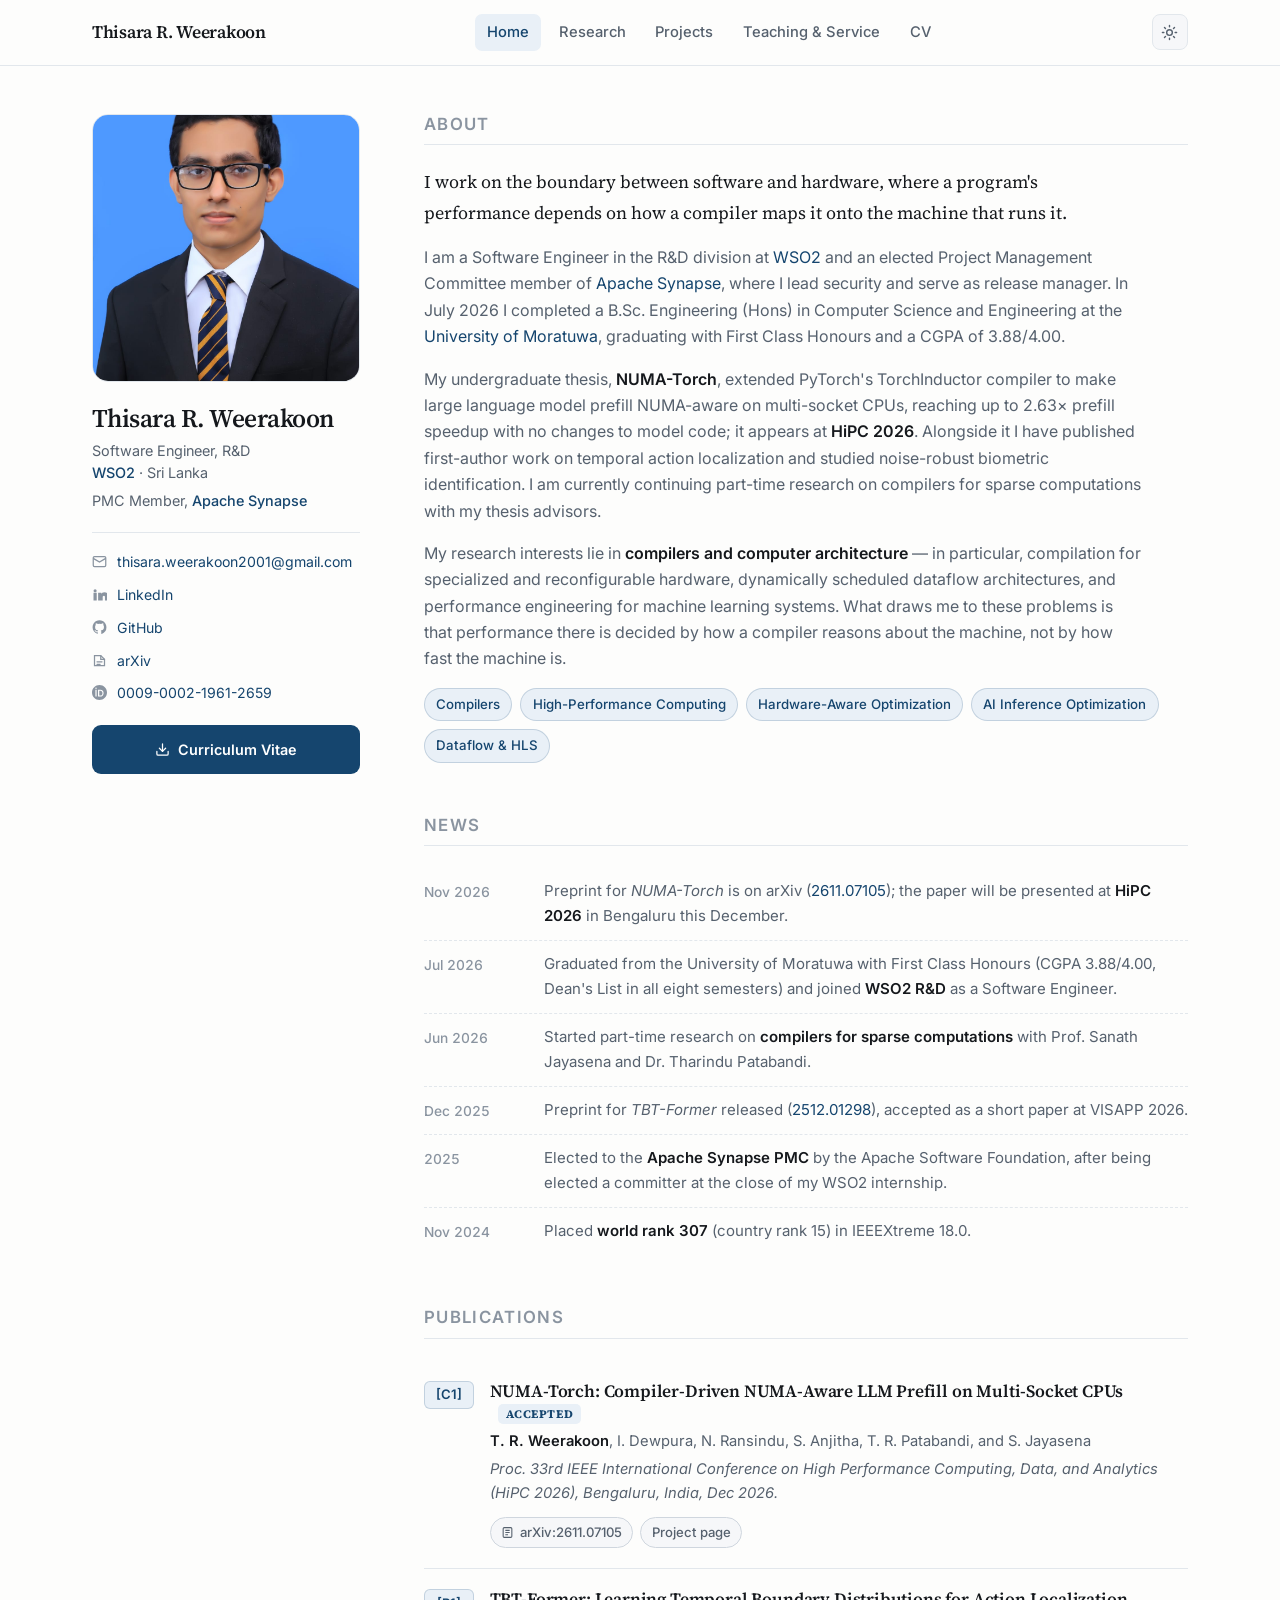
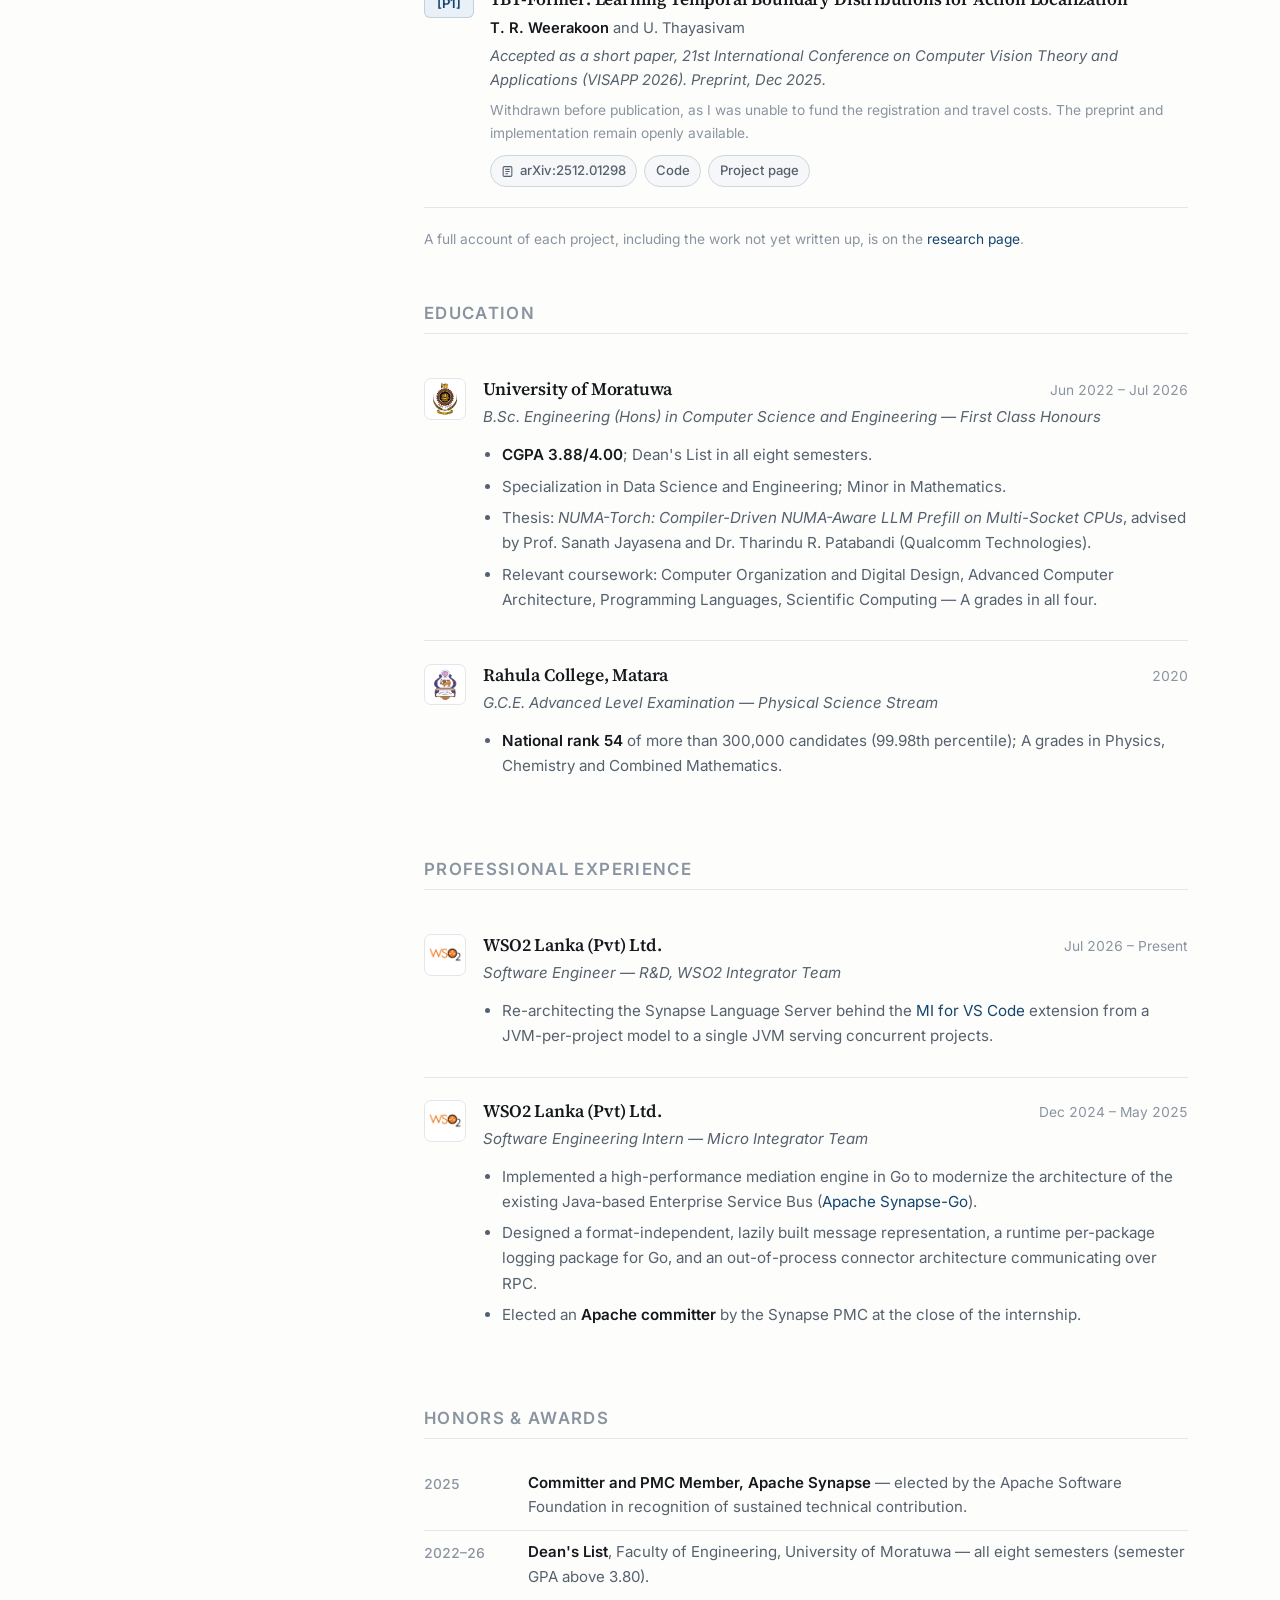
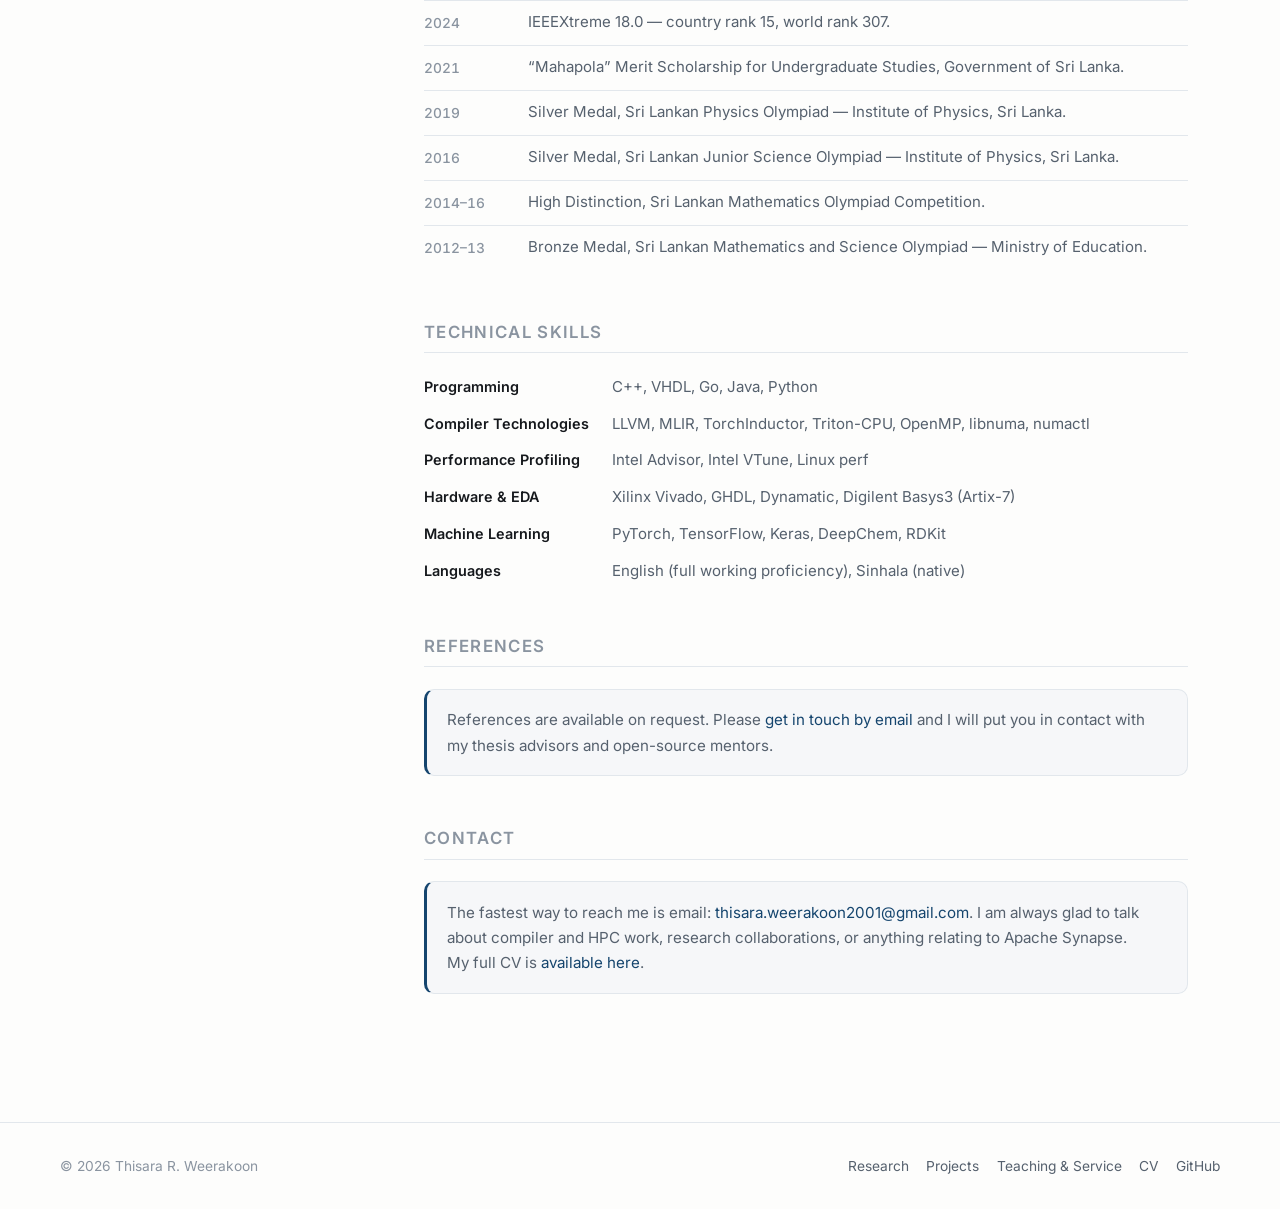
<file: index.html>
<!DOCTYPE html>
<html lang="en">
  <head>
    <meta charset="UTF-8" />
    <meta name="viewport" content="width=device-width, initial-scale=1.0" />
    <title>Thisara R. Weerakoon</title>
    <meta
      name="description"
      content="Thisara R. Weerakoon — compilers, high-performance computing and hardware-aware optimization. Software Engineer at WSO2 R&D and Apache Synapse PMC member."
    />
    <meta name="author" content="Thisara R. Weerakoon" />
    <meta property="og:title" content="Thisara R. Weerakoon" />
    <meta
      property="og:description"
      content="Compilers, high-performance computing and hardware-aware optimization."
    />
    <meta property="og:type" content="website" />
    <link rel="icon" href="./assets/profile-pic.jpg" />
    <link rel="stylesheet" href="style.css" />
    <script>
      // Applied before paint to avoid a flash of the wrong theme.
      try {
        var t = localStorage.getItem("theme");
        if (t) document.documentElement.setAttribute("data-theme", t);
      } catch (e) {}
    </script>
  </head>
  <body>
    <a class="skip-link" href="#main">Skip to content</a>

    <header class="site-header">
      <div class="site-header__inner">
        <a class="brand" href="index.html">Thisara R. Weerakoon</a>
        <ul class="nav" id="nav">
          <li><a href="index.html" class="is-active">Home</a></li>
          <li><a href="research.html">Research</a></li>
          <li><a href="projects.html">Projects</a></li>
          <li><a href="teaching.html">Teaching &amp; Service</a></li>
          <li><a href="./CV-Thisara_Weerakoon.pdf" target="_blank" rel="noopener">CV</a></li>
        </ul>
        <div class="header-tools">
          <button class="icon-btn theme-toggle" id="themeToggle" aria-label="Toggle colour theme">
            <svg class="sun" viewBox="0 0 24 24" fill="none" stroke="currentColor" stroke-width="2" stroke-linecap="round" aria-hidden="true"><circle cx="12" cy="12" r="4"/><path d="M12 2v2M12 20v2M4.93 4.93l1.41 1.41M17.66 17.66l1.41 1.41M2 12h2M20 12h2M6.34 17.66l-1.41 1.41M19.07 4.93l-1.41 1.41"/></svg>
            <svg class="moon" viewBox="0 0 24 24" fill="none" stroke="currentColor" stroke-width="2" stroke-linecap="round" stroke-linejoin="round" aria-hidden="true"><path d="M21 12.79A9 9 0 1 1 11.21 3 7 7 0 0 0 21 12.79z"/></svg>
          </button>
          <button class="icon-btn nav-toggle" id="navToggle" aria-label="Toggle navigation" aria-expanded="false">
            <svg viewBox="0 0 24 24" fill="none" stroke="currentColor" stroke-width="2" stroke-linecap="round" aria-hidden="true"><path d="M3 6h18M3 12h18M3 18h18"/></svg>
          </button>
        </div>
      </div>
    </header>

    <div class="layout" id="main">
      <!-- ------------------------------------------------ sidebar -->
      <aside class="sidebar">
        <img class="portrait" src="./assets/profile-pic.jpg" alt="Thisara R. Weerakoon" />
        <div class="sidebar__meta">
          <h1 class="sidebar__name">Thisara R. Weerakoon</h1>
          <p class="sidebar__role">
            Software Engineer, R&amp;D<br />
            <a href="https://wso2.com" target="_blank" rel="noopener">WSO2</a> &middot; Sri Lanka
          </p>
          <p class="sidebar__role">
            PMC Member,
            <a href="https://synapse.apache.org/" target="_blank" rel="noopener">Apache Synapse</a>
          </p>

          <ul class="contact-list">
            <li>
              <svg viewBox="0 0 24 24" fill="none" stroke="currentColor" stroke-width="2" aria-hidden="true"><rect x="2" y="4" width="20" height="16" rx="2"/><path d="m2 7 10 6 10-6"/></svg>
              <a href="mailto:thisara.weerakoon2001@gmail.com">thisara.weerakoon2001@gmail.com</a>
            </li>
            <li>
              <svg viewBox="0 0 24 24" fill="currentColor" aria-hidden="true"><path d="M4.98 3.5a2.5 2.5 0 1 1 0 5 2.5 2.5 0 0 1 0-5zM2.4 21.5h5.16V9.25H2.4V21.5zM9.8 9.25h4.95v1.68h.07c.69-1.24 2.37-2.55 4.88-2.55 5.22 0 6.18 3.3 6.18 7.6v5.52h-5.15v-4.9c0-1.17-.02-2.67-1.67-2.67-1.67 0-1.93 1.27-1.93 2.59v4.98H9.8V9.25z"/></svg>
              <a href="https://www.linkedin.com/in/weerakoon-thisara-rathnayaka-881826177/" target="_blank" rel="noopener">LinkedIn</a>
            </li>
            <li>
              <svg viewBox="0 0 24 24" fill="currentColor" aria-hidden="true"><path d="M12 .5C5.73.5.9 5.33.9 11.6c0 4.9 3.18 9.06 7.59 10.53.55.1.75-.24.75-.53v-2.07c-3.09.67-3.74-1.3-3.74-1.3-.5-1.29-1.23-1.63-1.23-1.63-1-.69.08-.67.08-.67 1.12.08 1.7 1.15 1.7 1.15.99 1.7 2.6 1.21 3.23.93.1-.72.39-1.21.7-1.49-2.47-.28-5.06-1.24-5.06-5.5 0-1.22.43-2.21 1.15-2.99-.12-.28-.5-1.42.1-2.95 0 0 .94-.3 3.07 1.14a10.6 10.6 0 0 1 5.6 0c2.12-1.44 3.06-1.14 3.06-1.14.6 1.53.22 2.67.11 2.95.72.78 1.15 1.77 1.15 2.99 0 4.27-2.6 5.21-5.08 5.49.4.35.76 1.03.76 2.08v3.08c0 .3.2.64.76.53A11.11 11.11 0 0 0 23.1 11.6C23.1 5.33 18.27.5 12 .5z"/></svg>
              <a href="https://github.com/ThisaraWeerakoon" target="_blank" rel="noopener">GitHub</a>
            </li>
            <li>
              <svg viewBox="0 0 24 24" fill="none" stroke="currentColor" stroke-width="2" stroke-linecap="round" aria-hidden="true"><path d="M4 4h10l6 6v10a0 0 0 0 1 0 0H4z"/><path d="M14 4v6h6"/><path d="M8 14h8M8 18h5"/></svg>
              <a href="https://arxiv.org/search/?searchtype=author&amp;query=Weerakoon%2C+T+R" target="_blank" rel="noopener">arXiv</a>
            </li>
            <li>
              <svg viewBox="0 0 24 24" fill="currentColor" aria-hidden="true"><path d="M12 0C5.37 0 0 5.37 0 12s5.37 12 12 12 12-5.37 12-12S18.63 0 12 0zM7.37 18.5h-1.9V7.59h1.9V18.5zM6.42 6.3a1.1 1.1 0 1 1 0-2.2 1.1 1.1 0 0 1 0 2.2zm5.1 12.2H9.6V7.59h3.78c3.6 0 5.17 2.57 5.17 5.46 0 3.14-2.45 5.45-5.2 5.45h-1.83zm.1-9.2v7.5h1.6c2.28 0 3.5-1.73 3.5-3.74 0-1.96-1.15-3.76-3.5-3.76h-1.6z"/></svg>
              <a href="https://orcid.org/0009-0002-1961-2659" target="_blank" rel="noopener">0009-0002-1961-2659</a>
            </li>
          </ul>

          <a class="cv-button" href="./CV-Thisara_Weerakoon.pdf" target="_blank" rel="noopener">
            <svg viewBox="0 0 24 24" fill="none" stroke="currentColor" stroke-width="2" stroke-linecap="round" stroke-linejoin="round" aria-hidden="true"><path d="M21 15v4a2 2 0 0 1-2 2H5a2 2 0 0 1-2-2v-4"/><path d="M7 10l5 5 5-5"/><path d="M12 15V3"/></svg>
            Curriculum Vitae
          </a>
        </div>
      </aside>

      <!-- ------------------------------------------------ main -->
      <main>
        <!-- About -->
        <section class="section" id="about">
          <h2 class="section__title">About</h2>
          <div class="prose">
            <p class="lede">
              I work on the boundary between software and hardware, where a program's performance
              depends on how a compiler maps it onto the machine that runs it.
            </p>
            <p>
              I am a Software Engineer in the R&amp;D division at
              <a href="https://wso2.com" target="_blank" rel="noopener">WSO2</a> and an elected
              Project Management Committee member of
              <a href="https://synapse.apache.org/" target="_blank" rel="noopener">Apache Synapse</a>,
              where I lead security and serve as release manager. In July 2026 I completed a
              B.Sc. Engineering (Hons) in Computer Science and Engineering at the
              <a href="https://uom.lk/cse" target="_blank" rel="noopener">University of Moratuwa</a>,
              graduating with First Class Honours and a CGPA of 3.88/4.00.
            </p>
            <p>
              My undergraduate thesis,
              <a href="research.html#numa-torch"><strong>NUMA-Torch</strong></a>, extended PyTorch's
              TorchInductor compiler to make large language model prefill NUMA-aware on multi-socket
              CPUs, reaching up to 2.63&times; prefill speedup with no changes to model code; it
              appears at <strong>HiPC 2026</strong>. Alongside it I have published first-author work
              on temporal action localization and studied noise-robust biometric identification. I am
              currently continuing part-time research on compilers for sparse computations with my
              thesis advisors.
            </p>
            <p>
              My research interests lie in <strong>compilers and computer architecture</strong> &mdash;
              in particular, compilation for specialized and reconfigurable hardware, dynamically
              scheduled dataflow architectures, and performance engineering for machine learning
              systems. What draws me to these problems is that performance there is decided by how a
              compiler reasons about the machine, not by how fast the machine is.
            </p>
          </div>

          <div class="tag-row">
            <span class="tag">Compilers</span>
            <span class="tag">High-Performance Computing</span>
            <span class="tag">Hardware-Aware Optimization</span>
            <span class="tag">AI Inference Optimization</span>
            <span class="tag">Dataflow &amp; HLS</span>
          </div>
        </section>

        <!-- News -->
        <section class="section" id="news">
          <h2 class="section__title">News</h2>
          <ul class="news">
            <li>
              <span class="news__date">Nov 2026</span>
              <span
                >Preprint for <em>NUMA-Torch</em> is on arXiv
                (<a href="https://arxiv.org/abs/2611.07105" target="_blank" rel="noopener">2611.07105</a>);
                the paper will be presented at <strong>HiPC 2026</strong> in Bengaluru this December.</span
              >
            </li>
            <li>
              <span class="news__date">Jul 2026</span>
              <span
                >Graduated from the University of Moratuwa with First Class Honours (CGPA 3.88/4.00,
                Dean's List in all eight semesters) and joined <strong>WSO2 R&amp;D</strong> as a
                Software Engineer.</span
              >
            </li>
            <li>
              <span class="news__date">Jun 2026</span>
              <span
                >Started part-time research on <strong>compilers for sparse computations</strong> with
                Prof. Sanath Jayasena and Dr. Tharindu Patabandi.</span
              >
            </li>
            <li>
              <span class="news__date">Dec 2025</span>
              <span
                >Preprint for <em>TBT-Former</em> released
                (<a href="https://arxiv.org/abs/2512.01298" target="_blank" rel="noopener">2512.01298</a>),
                accepted as a short paper at VISAPP 2026.</span
              >
            </li>
            <li>
              <span class="news__date">2025</span>
              <span
                >Elected to the <strong>Apache Synapse PMC</strong> by the Apache Software Foundation,
                after being elected a committer at the close of my WSO2 internship.</span
              >
            </li>
            <li>
              <span class="news__date">Nov 2024</span>
              <span>Placed <strong>world rank 307</strong> (country rank 15) in IEEEXtreme 18.0.</span>
            </li>
          </ul>
        </section>

        <!-- Publications -->
        <section class="section" id="publications">
          <h2 class="section__title">Publications</h2>

          <article class="pub">
            <span class="pub__key">[C1]</span>
            <div>
              <h3 class="pub__title">
                NUMA-Torch: Compiler-Driven NUMA-Aware LLM Prefill on Multi-Socket CPUs
                <span class="badge">Accepted</span>
              </h3>
              <p class="pub__authors">
                <span class="me">T. R. Weerakoon</span>, I. Dewpura, N. Ransindu, S. Anjitha,
                T. R. Patabandi, and S. Jayasena
              </p>
              <p class="pub__venue">
                Proc. 33rd IEEE International Conference on High Performance Computing, Data, and
                Analytics (HiPC 2026), Bengaluru, India, Dec 2026.
              </p>
              <div class="pub__links">
                <a class="chip" href="https://arxiv.org/abs/2611.07105" target="_blank" rel="noopener">
                  <svg viewBox="0 0 24 24" fill="none" stroke="currentColor" stroke-width="2" aria-hidden="true"><rect x="4" y="3" width="16" height="18" rx="2"/><path d="M8 8h8M8 12h8M8 16h5"/></svg>
                  arXiv:2611.07105
                </a>
                <a class="chip" href="research.html#numa-torch">Project page</a>
              </div>
            </div>
          </article>

          <article class="pub">
            <span class="pub__key">[P1]</span>
            <div>
              <h3 class="pub__title">
                TBT-Former: Learning Temporal Boundary Distributions for Action Localization
              </h3>
              <p class="pub__authors"><span class="me">T. R. Weerakoon</span> and U. Thayasivam</p>
              <p class="pub__venue">
                Accepted as a short paper, 21st International Conference on Computer Vision Theory and
                Applications (VISAPP 2026). Preprint, Dec 2025.
              </p>
              <p class="pub__note">
                Withdrawn before publication, as I was unable to fund the registration and travel
                costs. The preprint and implementation remain openly available.
              </p>
              <div class="pub__links">
                <a class="chip" href="https://www.arxiv.org/pdf/2512.01298" target="_blank" rel="noopener">
                  <svg viewBox="0 0 24 24" fill="none" stroke="currentColor" stroke-width="2" aria-hidden="true"><rect x="4" y="3" width="16" height="18" rx="2"/><path d="M8 8h8M8 12h8M8 16h5"/></svg>
                  arXiv:2512.01298
                </a>
                <a class="chip" href="https://github.com/aaivu/In21-S7-CS4681-AML-Research-Projects/tree/main/projects/210536K-Multi-Modal-Learning_Video-Understanding/src" target="_blank" rel="noopener">Code</a>
                <a class="chip" href="research.html#tbt-former">Project page</a>
              </div>
            </div>
          </article>

          <p class="pub__note" style="margin-top: 1.25rem">
            A full account of each project, including the work not yet written up, is on the
            <a href="research.html">research page</a>.
          </p>
        </section>

        <!-- Education -->
        <section class="section" id="education">
          <h2 class="section__title">Education</h2>

          <article class="entry entry--withlogo">
            <img class="entry__logo" src="./assets/uom.jpeg" alt="University of Moratuwa" />
            <div>
              <div class="entry__head">
                <h3 class="entry__title">University of Moratuwa</h3>
                <span class="entry__date">Jun 2022 &ndash; Jul 2026</span>
              </div>
              <p class="entry__sub">
                B.Sc. Engineering (Hons) in Computer Science and Engineering &mdash; First Class Honours
              </p>
              <div class="entry__body">
                <ul>
                  <li><strong>CGPA 3.88/4.00</strong>; Dean's List in all eight semesters.</li>
                  <li>Specialization in Data Science and Engineering; Minor in Mathematics.</li>
                  <li>
                    Thesis: <em>NUMA-Torch: Compiler-Driven NUMA-Aware LLM Prefill on Multi-Socket
                    CPUs</em>, advised by Prof. Sanath Jayasena and Dr. Tharindu R. Patabandi
                    (Qualcomm Technologies).
                  </li>
                  <li>
                    Relevant coursework: Computer Organization and Digital Design, Advanced Computer
                    Architecture, Programming Languages, Scientific Computing &mdash; A grades in all
                    four.
                  </li>
                </ul>
              </div>
            </div>
          </article>

          <article class="entry entry--withlogo">
            <img class="entry__logo" src="./assets/rahula.png" alt="Rahula College, Matara" />
            <div>
              <div class="entry__head">
                <h3 class="entry__title">Rahula College, Matara</h3>
                <span class="entry__date">2020</span>
              </div>
              <p class="entry__sub">G.C.E. Advanced Level Examination &mdash; Physical Science Stream</p>
              <div class="entry__body">
                <ul>
                  <li>
                    <strong>National rank 54</strong> of more than 300,000 candidates (99.98th
                    percentile); A grades in Physics, Chemistry and Combined Mathematics.
                  </li>
                </ul>
              </div>
            </div>
          </article>
        </section>

        <!-- Experience -->
        <section class="section" id="experience">
          <h2 class="section__title">Professional Experience</h2>

          <article class="entry entry--withlogo">
            <img class="entry__logo" src="./assets/wso2.png" alt="WSO2" />
            <div>
              <div class="entry__head">
                <h3 class="entry__title">WSO2 Lanka (Pvt) Ltd.</h3>
                <span class="entry__date">Jul 2026 &ndash; Present</span>
              </div>
              <p class="entry__sub">Software Engineer &mdash; R&amp;D, WSO2 Integrator Team</p>
              <div class="entry__body">
                <ul>
                  <li>
                    Re-architecting the Synapse Language Server behind the
                    <a href="https://marketplace.visualstudio.com/items?itemName=WSO2.micro-integrator" target="_blank" rel="noopener">MI for VS Code</a>
                    extension from a JVM-per-project model to a single JVM serving concurrent
                    projects.
                  </li>
                </ul>
              </div>
            </div>
          </article>

          <article class="entry entry--withlogo">
            <img class="entry__logo" src="./assets/wso2.png" alt="WSO2" />
            <div>
              <div class="entry__head">
                <h3 class="entry__title">WSO2 Lanka (Pvt) Ltd.</h3>
                <span class="entry__date">Dec 2024 &ndash; May 2025</span>
              </div>
              <p class="entry__sub">Software Engineering Intern &mdash; Micro Integrator Team</p>
              <div class="entry__body">
                <ul>
                  <li>
                    Implemented a high-performance mediation engine in Go to modernize the
                    architecture of the existing Java-based Enterprise Service Bus
                    (<a href="https://github.com/apache/synapse-go" target="_blank" rel="noopener">Apache Synapse-Go</a>).
                  </li>
                  <li>
                    Designed a format-independent, lazily built message representation, a runtime
                    per-package logging package for Go, and an out-of-process connector architecture
                    communicating over RPC.
                  </li>
                  <li>
                    Elected an <strong>Apache committer</strong> by the Synapse PMC at the close of
                    the internship.
                  </li>
                </ul>
              </div>
            </div>
          </article>
        </section>

        <!-- Honors -->
        <section class="section" id="honors">
          <h2 class="section__title">Honors &amp; Awards</h2>
          <ul class="data-list">
            <li>
              <span class="data-list__year">2025</span>
              <span
                ><strong>Committer and PMC Member, Apache Synapse</strong> &mdash; elected by the
                Apache Software Foundation in recognition of sustained technical contribution.</span
              >
            </li>
            <li>
              <span class="data-list__year">2022&ndash;26</span>
              <span
                ><strong>Dean's List</strong>, Faculty of Engineering, University of Moratuwa &mdash;
                all eight semesters (semester GPA above 3.80).</span
              >
            </li>
            <li>
              <span class="data-list__year">2024</span>
              <span>IEEEXtreme 18.0 &mdash; country rank 15, world rank 307.</span>
            </li>
            <li>
              <span class="data-list__year">2021</span>
              <span>&ldquo;Mahapola&rdquo; Merit Scholarship for Undergraduate Studies, Government of Sri Lanka.</span>
            </li>
            <li>
              <span class="data-list__year">2019</span>
              <span>Silver Medal, Sri Lankan Physics Olympiad &mdash; Institute of Physics, Sri Lanka.</span>
            </li>
            <li>
              <span class="data-list__year">2016</span>
              <span>Silver Medal, Sri Lankan Junior Science Olympiad &mdash; Institute of Physics, Sri Lanka.</span>
            </li>
            <li>
              <span class="data-list__year">2014&ndash;16</span>
              <span>High Distinction, Sri Lankan Mathematics Olympiad Competition.</span>
            </li>
            <li>
              <span class="data-list__year">2012&ndash;13</span>
              <span>Bronze Medal, Sri Lankan Mathematics and Science Olympiad &mdash; Ministry of Education.</span>
            </li>
          </ul>
        </section>

        <!-- Skills -->
        <section class="section" id="skills">
          <h2 class="section__title">Technical Skills</h2>
          <dl class="skills-grid">
            <dt>Programming</dt>
            <dd>C++, VHDL, Go, Java, Python</dd>

            <dt>Compiler Technologies</dt>
            <dd>LLVM, MLIR, TorchInductor, Triton-CPU, OpenMP, libnuma, numactl</dd>

            <dt>Performance Profiling</dt>
            <dd>Intel Advisor, Intel VTune, Linux perf</dd>

            <dt>Hardware &amp; EDA</dt>
            <dd>Xilinx Vivado, GHDL, Dynamatic, Digilent Basys3 (Artix-7)</dd>

            <dt>Machine Learning</dt>
            <dd>PyTorch, TensorFlow, Keras, DeepChem, RDKit</dd>

            <dt>Languages</dt>
            <dd>English (full working proficiency), Sinhala (native)</dd>
          </dl>
        </section>

        <!-- References -->
        <section class="section" id="references">
          <h2 class="section__title">References</h2>
          <div class="callout">
            <p>
              References are available on request. Please
              <a href="mailto:thisara.weerakoon2001@gmail.com">get in touch by email</a> and I will
              put you in contact with my thesis advisors and open-source mentors.
            </p>
          </div>
        </section>

        <!-- Contact -->
        <section class="section" id="contact">
          <h2 class="section__title">Contact</h2>
          <div class="callout">
            <p>
              The fastest way to reach me is email:
              <a href="mailto:thisara.weerakoon2001@gmail.com">thisara.weerakoon2001@gmail.com</a>.
              I am always glad to talk about compiler and HPC work, research collaborations, or
              anything relating to Apache Synapse. My full CV is
              <a href="./CV-Thisara_Weerakoon.pdf" target="_blank" rel="noopener">available here</a>.
            </p>
          </div>
        </section>
      </main>
    </div>

    <footer class="site-footer">
      <div class="site-footer__inner">
        <span>&copy; 2026 Thisara R. Weerakoon</span>
        <ul class="footer-links">
          <li><a href="research.html">Research</a></li>
          <li><a href="projects.html">Projects</a></li>
          <li><a href="teaching.html">Teaching &amp; Service</a></li>
          <li><a href="./CV-Thisara_Weerakoon.pdf" target="_blank" rel="noopener">CV</a></li>
          <li><a href="https://github.com/ThisaraWeerakoon" target="_blank" rel="noopener">GitHub</a></li>
        </ul>
      </div>
    </footer>

    <script src="script.js"></script>
  </body>
</html>
</file>
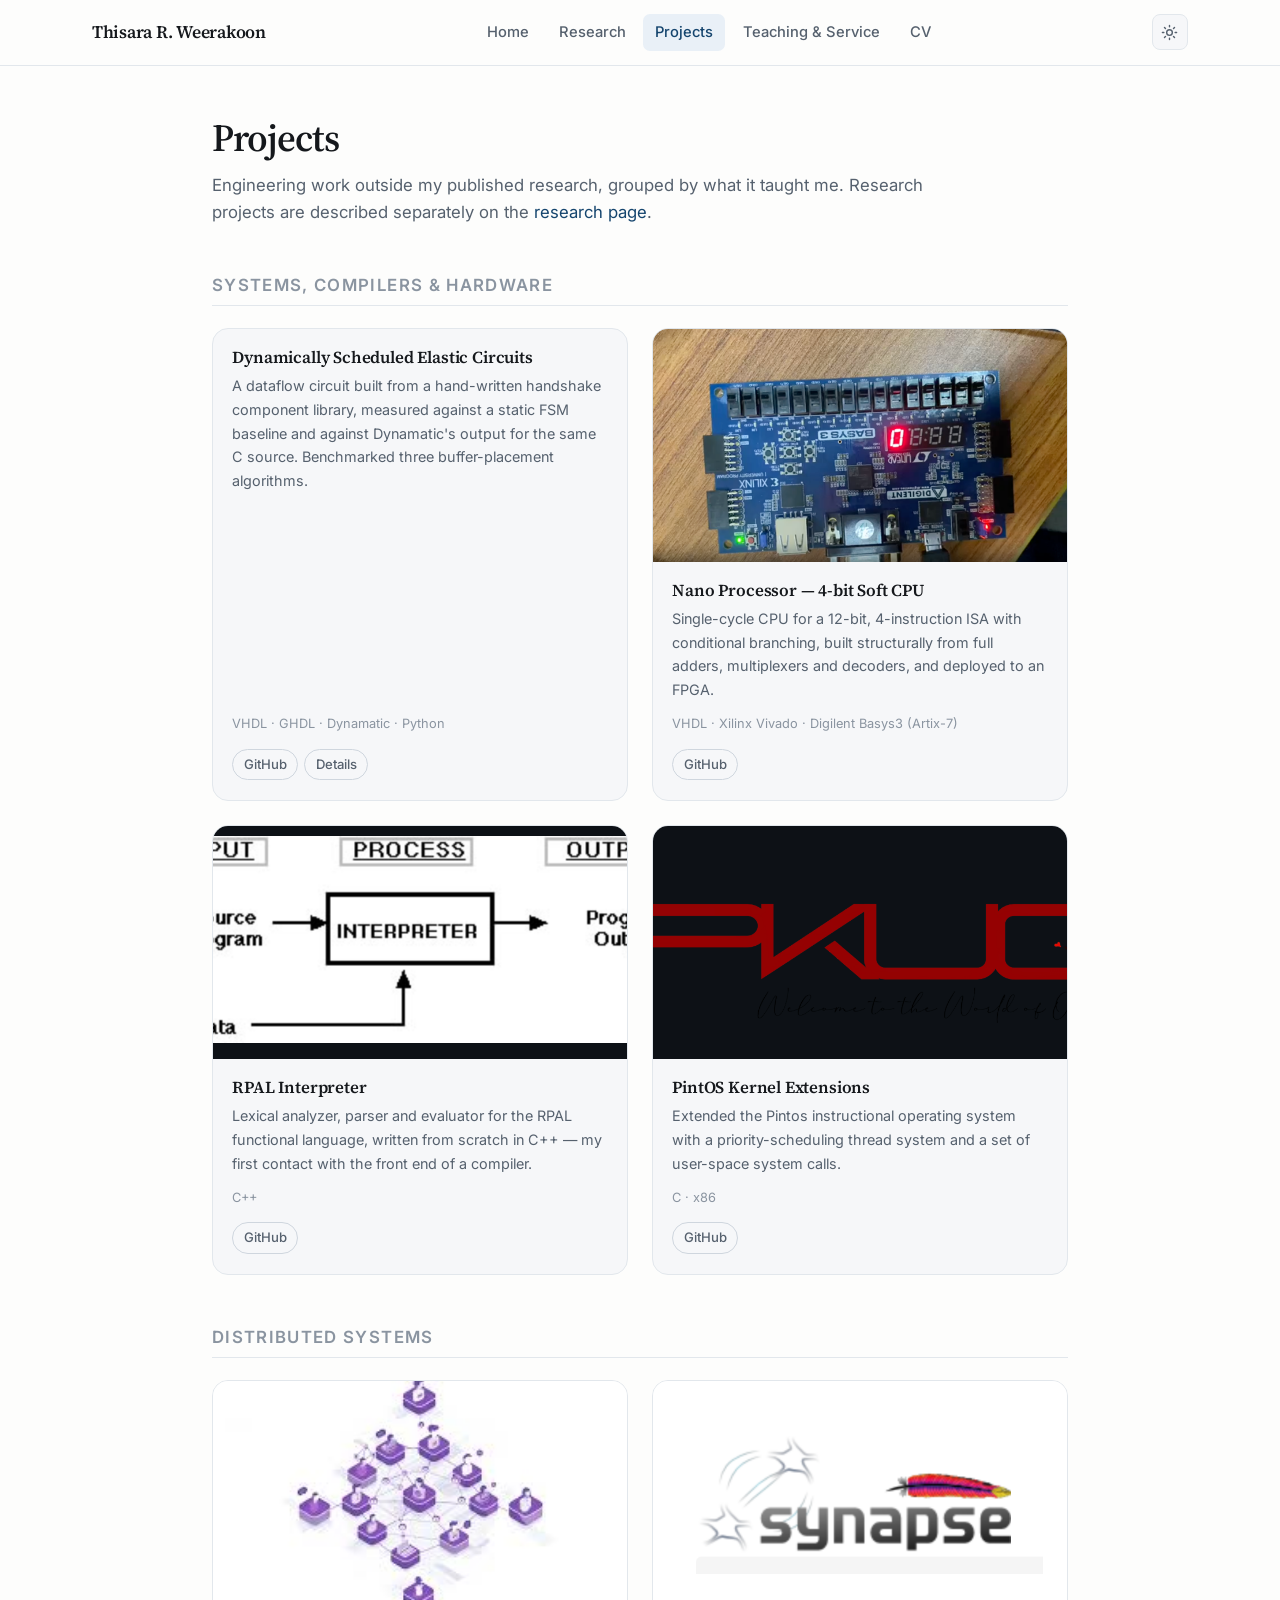
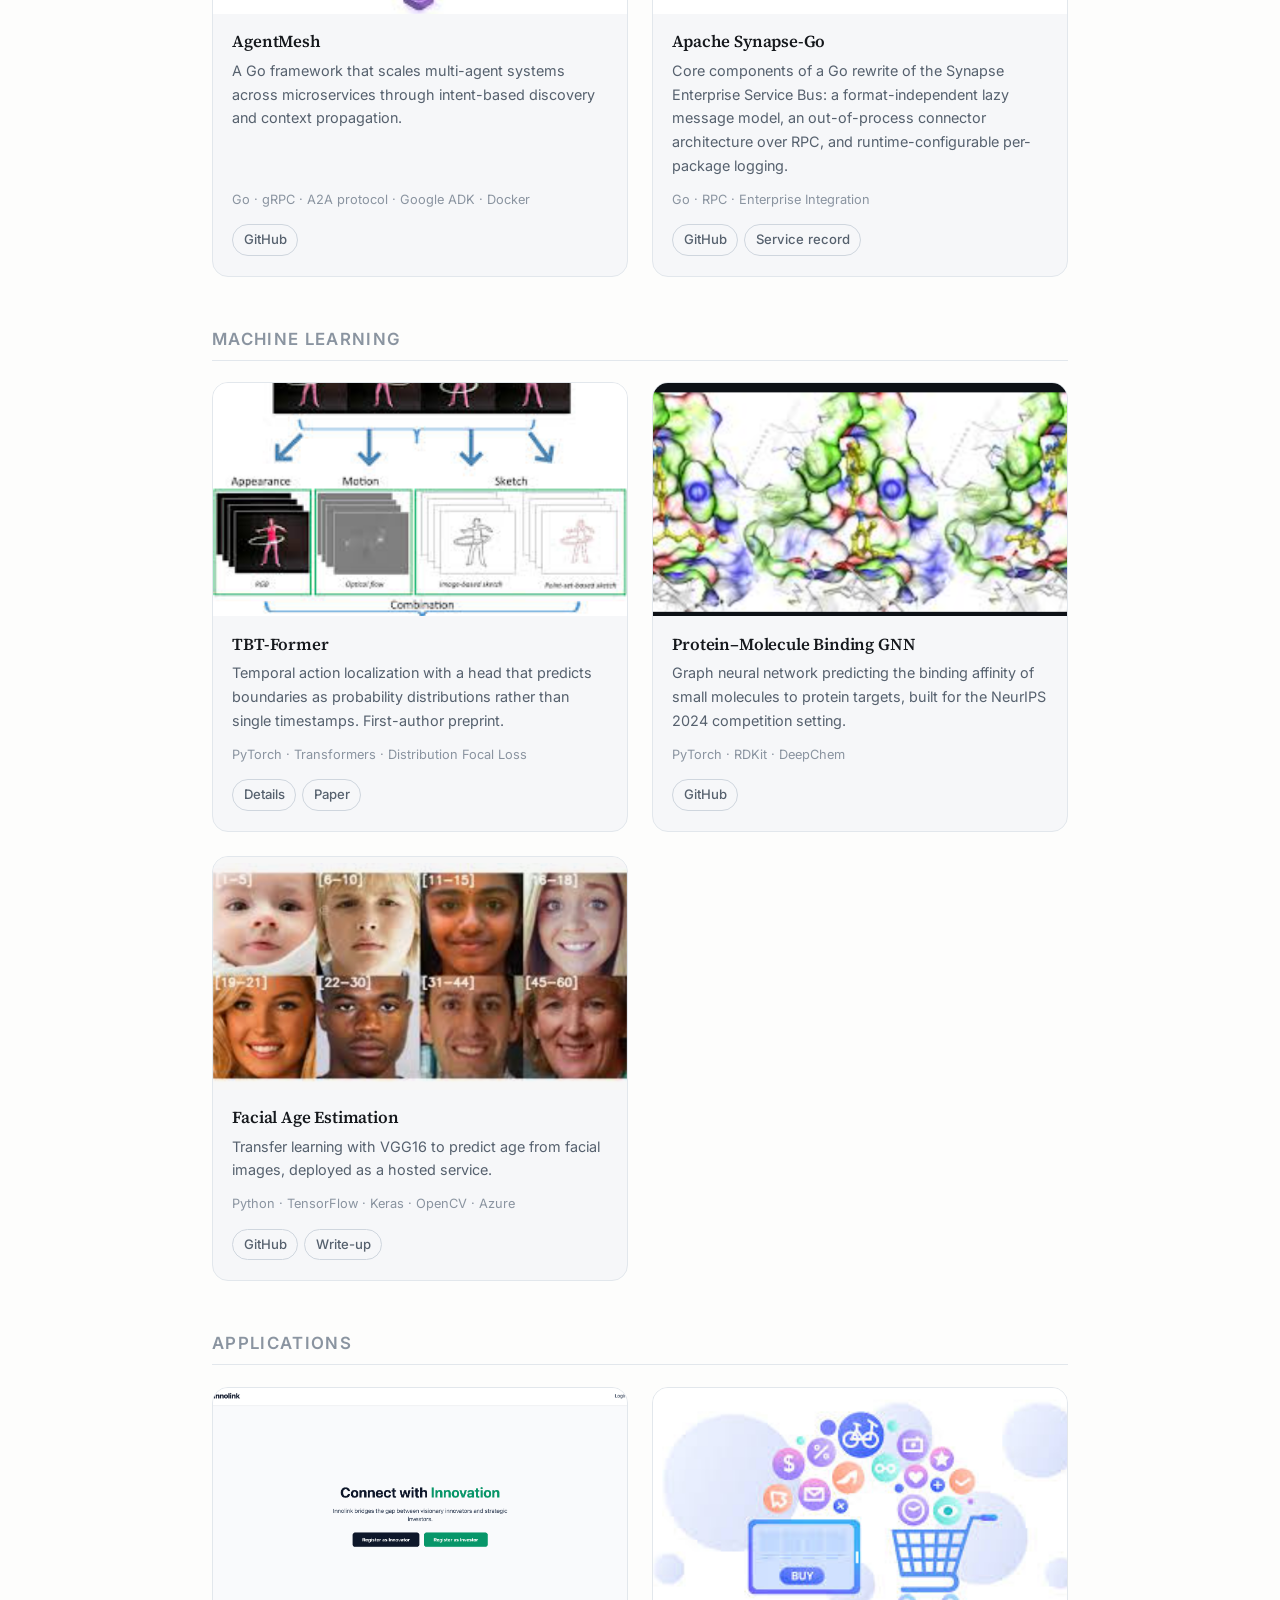
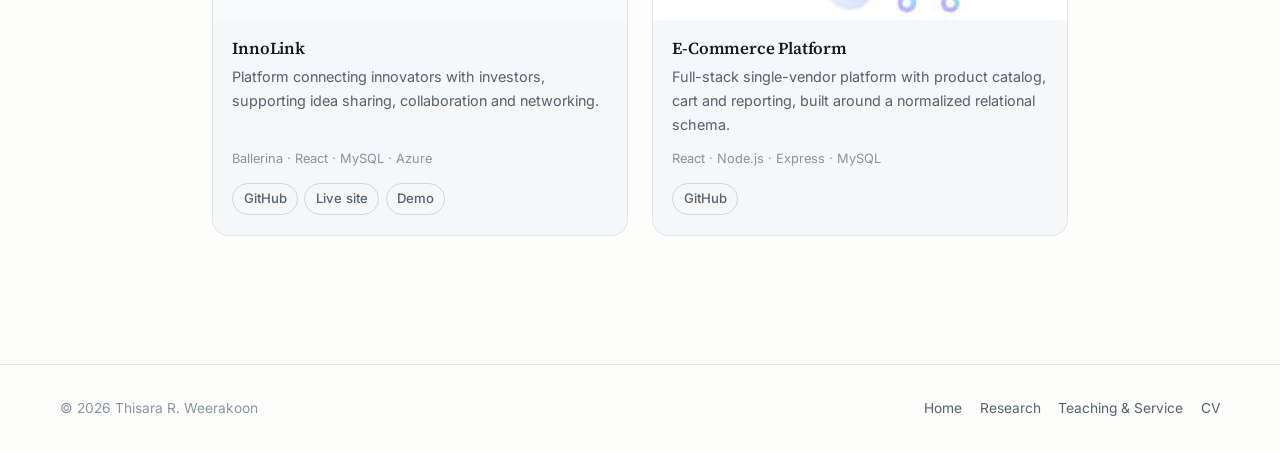
<file: projects.html>
<!DOCTYPE html>
<html lang="en">
  <head>
    <meta charset="UTF-8" />
    <meta name="viewport" content="width=device-width, initial-scale=1.0" />
    <title>Projects — Thisara R. Weerakoon</title>
    <meta
      name="description"
      content="Systems, hardware and software projects by Thisara R. Weerakoon — elastic circuits, a soft processor, an RPAL interpreter, and more."
    />
    <link rel="icon" href="./assets/profile-pic.jpg" />
    <link rel="stylesheet" href="style.css" />
    <script>
      try {
        var t = localStorage.getItem("theme");
        if (t) document.documentElement.setAttribute("data-theme", t);
      } catch (e) {}
    </script>
  </head>
  <body>
    <a class="skip-link" href="#main">Skip to content</a>

    <header class="site-header">
      <div class="site-header__inner">
        <a class="brand" href="index.html">Thisara R. Weerakoon</a>
        <ul class="nav" id="nav">
          <li><a href="index.html">Home</a></li>
          <li><a href="research.html">Research</a></li>
          <li><a href="projects.html" class="is-active">Projects</a></li>
          <li><a href="teaching.html">Teaching &amp; Service</a></li>
          <li><a href="./CV-Thisara_Weerakoon.pdf" target="_blank" rel="noopener">CV</a></li>
        </ul>
        <div class="header-tools">
          <button class="icon-btn theme-toggle" id="themeToggle" aria-label="Toggle colour theme">
            <svg class="sun" viewBox="0 0 24 24" fill="none" stroke="currentColor" stroke-width="2" stroke-linecap="round" aria-hidden="true"><circle cx="12" cy="12" r="4"/><path d="M12 2v2M12 20v2M4.93 4.93l1.41 1.41M17.66 17.66l1.41 1.41M2 12h2M20 12h2M6.34 17.66l-1.41 1.41M19.07 4.93l-1.41 1.41"/></svg>
            <svg class="moon" viewBox="0 0 24 24" fill="none" stroke="currentColor" stroke-width="2" stroke-linecap="round" stroke-linejoin="round" aria-hidden="true"><path d="M21 12.79A9 9 0 1 1 11.21 3 7 7 0 0 0 21 12.79z"/></svg>
          </button>
          <button class="icon-btn nav-toggle" id="navToggle" aria-label="Toggle navigation" aria-expanded="false">
            <svg viewBox="0 0 24 24" fill="none" stroke="currentColor" stroke-width="2" stroke-linecap="round" aria-hidden="true"><path d="M3 6h18M3 12h18M3 18h18"/></svg>
          </button>
        </div>
      </div>
    </header>

    <main class="page" id="main">
      <h1 class="page-title">Projects</h1>
      <p class="page-lede">
        Engineering work outside my published research, grouped by what it taught me. Research
        projects are described separately on the
        <a href="research.html">research page</a>.
      </p>

      <!-- Systems & hardware -->
      <section class="section" id="systems">
        <h2 class="section__title">Systems, Compilers &amp; Hardware</h2>
        <div class="card-grid">
          <article class="card">
            <div class="card__body">
              <h3 class="card__title">Dynamically Scheduled Elastic Circuits</h3>
              <p class="card__text">
                A dataflow circuit built from a hand-written handshake component library, measured
                against a static FSM baseline and against Dynamatic's output for the same C source.
                Benchmarked three buffer-placement algorithms.
              </p>
              <p class="card__stack">VHDL &middot; GHDL &middot; Dynamatic &middot; Python</p>
              <div class="card__links">
                <a class="chip" href="https://github.com/ThisaraWeerakoon/elastic-circuits-vhdl" target="_blank" rel="noopener">GitHub</a>
                <a class="chip" href="research.html#hardware">Details</a>
              </div>
            </div>
          </article>

          <article class="card">
            <div class="card__media">
              <img src="./assets/NanoProcessor.png" alt="Nano Processor on FPGA" />
            </div>
            <div class="card__body">
              <h3 class="card__title">Nano Processor &mdash; 4-bit Soft CPU</h3>
              <p class="card__text">
                Single-cycle CPU for a 12-bit, 4-instruction ISA with conditional branching, built
                structurally from full adders, multiplexers and decoders, and deployed to an FPGA.
              </p>
              <p class="card__stack">VHDL &middot; Xilinx Vivado &middot; Digilent Basys3 (Artix-7)</p>
              <div class="card__links">
                <a class="chip" href="https://github.com/ThisaraWeerakoon/Nano_Processor" target="_blank" rel="noopener">GitHub</a>
              </div>
            </div>
          </article>

          <article class="card">
            <div class="card__media">
              <img src="./assets/RPAL.png" alt="RPAL Interpreter" />
            </div>
            <div class="card__body">
              <h3 class="card__title">RPAL Interpreter</h3>
              <p class="card__text">
                Lexical analyzer, parser and evaluator for the RPAL functional language, written from
                scratch in C++ &mdash; my first contact with the front end of a compiler.
              </p>
              <p class="card__stack">C++</p>
              <div class="card__links">
                <a class="chip" href="https://github.com/ThisaraWeerakoon/RPAL-Interpreter" target="_blank" rel="noopener">GitHub</a>
              </div>
            </div>
          </article>

          <article class="card">
            <div class="card__media">
              <img src="./assets/PintOS.png" alt="PintOS" />
            </div>
            <div class="card__body">
              <h3 class="card__title">PintOS Kernel Extensions</h3>
              <p class="card__text">
                Extended the Pintos instructional operating system with a priority-scheduling thread
                system and a set of user-space system calls.
              </p>
              <p class="card__stack">C &middot; x86</p>
              <div class="card__links">
                <a class="chip" href="https://github.com/ThisaraWeerakoon/PintOS-Operating-System" target="_blank" rel="noopener">GitHub</a>
              </div>
            </div>
          </article>
        </div>
      </section>

      <!-- Distributed & open source -->
      <section class="section" id="distributed">
        <h2 class="section__title">Distributed Systems</h2>
        <div class="card-grid">
          <article class="card">
            <div class="card__media">
              <img src="./assets/agent_mesh.jpeg" alt="AgentMesh" />
            </div>
            <div class="card__body">
              <h3 class="card__title">AgentMesh</h3>
              <p class="card__text">
                A Go framework that scales multi-agent systems across microservices through
                intent-based discovery and context propagation.
              </p>
              <p class="card__stack">Go &middot; gRPC &middot; A2A protocol &middot; Google ADK &middot; Docker</p>
              <div class="card__links">
                <a class="chip" href="https://github.com/ThisaraWeerakoon/Agent-Mesh" target="_blank" rel="noopener">GitHub</a>
              </div>
            </div>
          </article>

          <article class="card">
            <div class="card__media">
              <img src="./assets/synapse.png" alt="Apache Synapse-Go" style="object-fit: contain; padding: 1.5rem; background: #fff" />
            </div>
            <div class="card__body">
              <h3 class="card__title">Apache Synapse-Go</h3>
              <p class="card__text">
                Core components of a Go rewrite of the Synapse Enterprise Service Bus: a
                format-independent lazy message model, an out-of-process connector architecture over
                RPC, and runtime-configurable per-package logging.
              </p>
              <p class="card__stack">Go &middot; RPC &middot; Enterprise Integration</p>
              <div class="card__links">
                <a class="chip" href="https://github.com/apache/synapse-go" target="_blank" rel="noopener">GitHub</a>
                <a class="chip" href="teaching.html#service">Service record</a>
              </div>
            </div>
          </article>
        </div>
      </section>

      <!-- Machine learning -->
      <section class="section" id="ml">
        <h2 class="section__title">Machine Learning</h2>
        <div class="card-grid">
          <article class="card">
            <div class="card__media">
              <img src="./assets/TBTFormer.jpeg" alt="TBT-Former" />
            </div>
            <div class="card__body">
              <h3 class="card__title">TBT-Former</h3>
              <p class="card__text">
                Temporal action localization with a head that predicts boundaries as probability
                distributions rather than single timestamps. First-author preprint.
              </p>
              <p class="card__stack">PyTorch &middot; Transformers &middot; Distribution Focal Loss</p>
              <div class="card__links">
                <a class="chip" href="research.html#tbt-former">Details</a>
                <a class="chip" href="https://www.arxiv.org/pdf/2512.01298" target="_blank" rel="noopener">Paper</a>
              </div>
            </div>
          </article>

          <article class="card">
            <div class="card__media">
              <img src="./assets/GNN.png" alt="Protein-Molecule GNN" />
            </div>
            <div class="card__body">
              <h3 class="card__title">Protein&ndash;Molecule Binding GNN</h3>
              <p class="card__text">
                Graph neural network predicting the binding affinity of small molecules to protein
                targets, built for the NeurIPS 2024 competition setting.
              </p>
              <p class="card__stack">PyTorch &middot; RDKit &middot; DeepChem</p>
              <div class="card__links">
                <a class="chip" href="https://github.com/ThisaraWeerakoon/GNN-for-NeurIPS-2024" target="_blank" rel="noopener">GitHub</a>
              </div>
            </div>
          </article>

          <article class="card">
            <div class="card__media">
              <img src="./assets/Age_estimation.png" alt="Facial Age Estimation" />
            </div>
            <div class="card__body">
              <h3 class="card__title">Facial Age Estimation</h3>
              <p class="card__text">
                Transfer learning with VGG16 to predict age from facial images, deployed as a hosted
                service.
              </p>
              <p class="card__stack">Python &middot; TensorFlow &middot; Keras &middot; OpenCV &middot; Azure</p>
              <div class="card__links">
                <a class="chip" href="https://github.com/ThisaraWeerakoon/Age-Classification" target="_blank" rel="noopener">GitHub</a>
                <a class="chip" href="https://medium.com/@thisara.weerakoon2001/age-classification-using-transfer-learning-vgg16-d2f240f67d26" target="_blank" rel="noopener">Write-up</a>
              </div>
            </div>
          </article>
        </div>
      </section>

      <!-- Applications -->
      <section class="section" id="applications">
        <h2 class="section__title">Applications</h2>
        <div class="card-grid">
          <article class="card">
            <div class="card__media">
              <img src="./assets/innolink.png" alt="InnoLink" />
            </div>
            <div class="card__body">
              <h3 class="card__title">InnoLink</h3>
              <p class="card__text">
                Platform connecting innovators with investors, supporting idea sharing, collaboration
                and networking.
              </p>
              <p class="card__stack">Ballerina &middot; React &middot; MySQL &middot; Azure</p>
              <div class="card__links">
                <a class="chip" href="https://github.com/ThisaraWeerakoon/Innolink" target="_blank" rel="noopener">GitHub</a>
                <a class="chip" href="https://lemon-pebble-04326950f.3.azurestaticapps.net/" target="_blank" rel="noopener">Live site</a>
                <a class="chip" href="https://www.youtube.com/watch?v=Vu1mjClup_4" target="_blank" rel="noopener">Demo</a>
              </div>
            </div>
          </article>

          <article class="card">
            <div class="card__media">
              <img src="./assets/ecommerce.jpeg" alt="E-Commerce Platform" />
            </div>
            <div class="card__body">
              <h3 class="card__title">E-Commerce Platform</h3>
              <p class="card__text">
                Full-stack single-vendor platform with product catalog, cart and reporting, built
                around a normalized relational schema.
              </p>
              <p class="card__stack">React &middot; Node.js &middot; Express &middot; MySQL</p>
              <div class="card__links">
                <a class="chip" href="https://github.com/ThisaraWeerakoon/ECommerce_Platform_DataBase_Project" target="_blank" rel="noopener">GitHub</a>
              </div>
            </div>
          </article>
        </div>
      </section>
    </main>

    <footer class="site-footer">
      <div class="site-footer__inner">
        <span>&copy; 2026 Thisara R. Weerakoon</span>
        <ul class="footer-links">
          <li><a href="index.html">Home</a></li>
          <li><a href="research.html">Research</a></li>
          <li><a href="teaching.html">Teaching &amp; Service</a></li>
          <li><a href="./CV-Thisara_Weerakoon.pdf" target="_blank" rel="noopener">CV</a></li>
        </ul>
      </div>
    </footer>

    <script src="script.js"></script>
  </body>
</html>
</file>
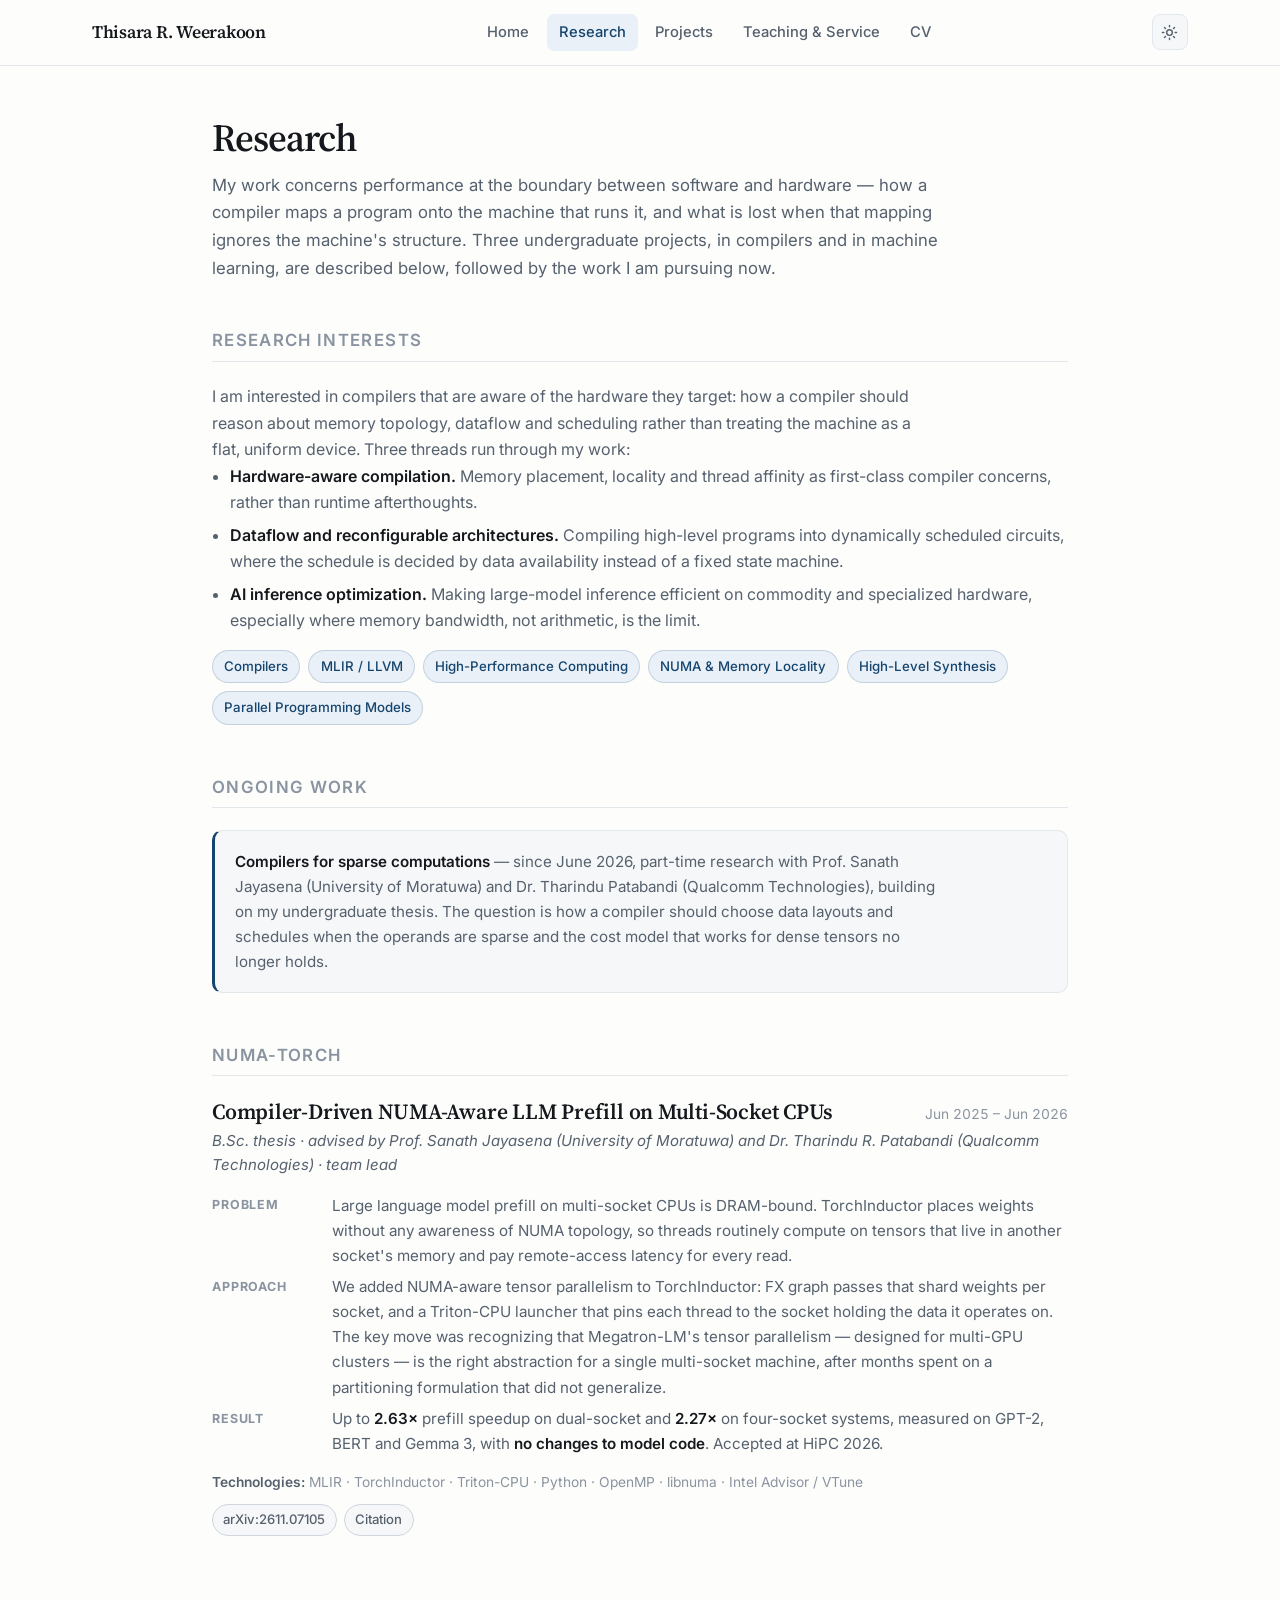
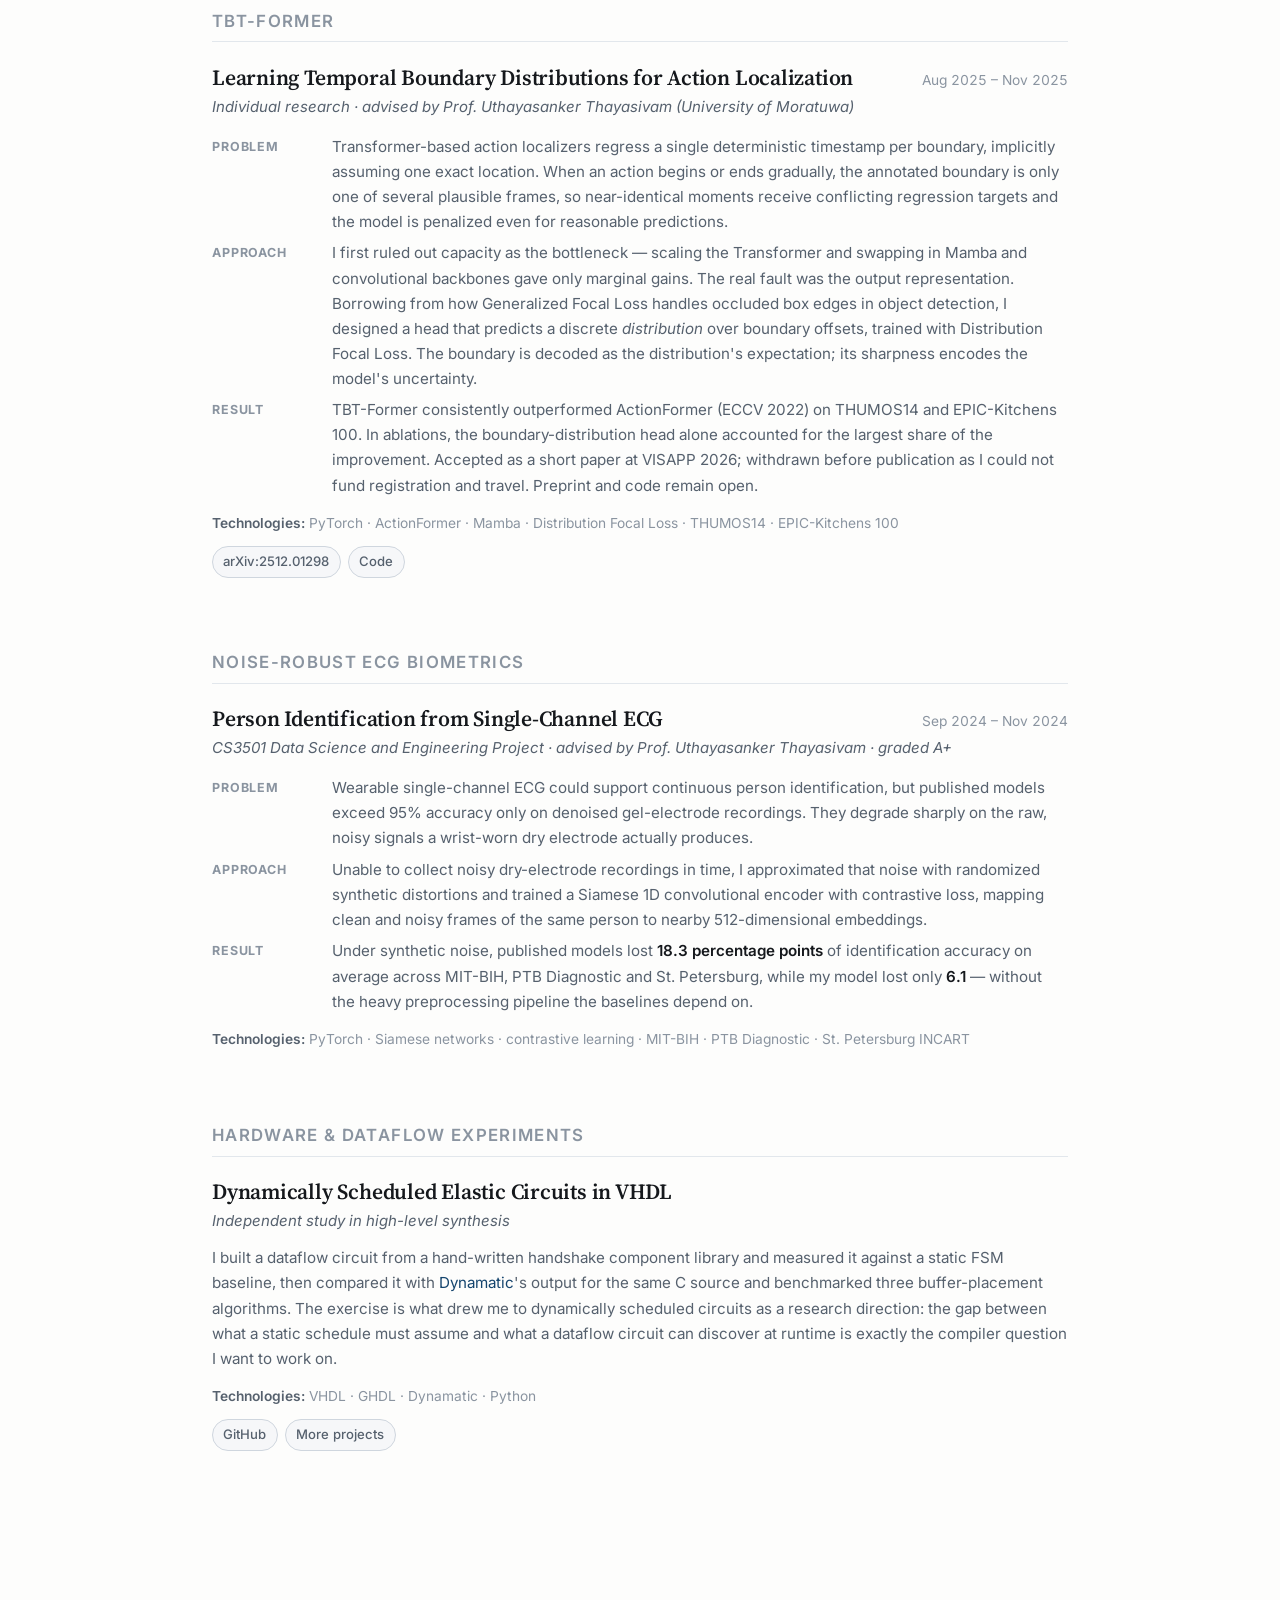
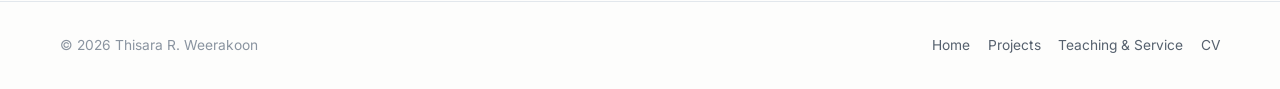
<file: research.html>
<!DOCTYPE html>
<html lang="en">
  <head>
    <meta charset="UTF-8" />
    <meta name="viewport" content="width=device-width, initial-scale=1.0" />
    <title>Research — Thisara R. Weerakoon</title>
    <meta
      name="description"
      content="Research by Thisara R. Weerakoon: NUMA-aware compilation for LLM prefill, temporal boundary distributions for action localization, and noise-robust ECG biometrics."
    />
    <link rel="icon" href="./assets/profile-pic.jpg" />
    <link rel="stylesheet" href="style.css" />
    <script>
      try {
        var t = localStorage.getItem("theme");
        if (t) document.documentElement.setAttribute("data-theme", t);
      } catch (e) {}
    </script>
  </head>
  <body>
    <a class="skip-link" href="#main">Skip to content</a>

    <header class="site-header">
      <div class="site-header__inner">
        <a class="brand" href="index.html">Thisara R. Weerakoon</a>
        <ul class="nav" id="nav">
          <li><a href="index.html">Home</a></li>
          <li><a href="research.html" class="is-active">Research</a></li>
          <li><a href="projects.html">Projects</a></li>
          <li><a href="teaching.html">Teaching &amp; Service</a></li>
          <li><a href="./CV-Thisara_Weerakoon.pdf" target="_blank" rel="noopener">CV</a></li>
        </ul>
        <div class="header-tools">
          <button class="icon-btn theme-toggle" id="themeToggle" aria-label="Toggle colour theme">
            <svg class="sun" viewBox="0 0 24 24" fill="none" stroke="currentColor" stroke-width="2" stroke-linecap="round" aria-hidden="true"><circle cx="12" cy="12" r="4"/><path d="M12 2v2M12 20v2M4.93 4.93l1.41 1.41M17.66 17.66l1.41 1.41M2 12h2M20 12h2M6.34 17.66l-1.41 1.41M19.07 4.93l-1.41 1.41"/></svg>
            <svg class="moon" viewBox="0 0 24 24" fill="none" stroke="currentColor" stroke-width="2" stroke-linecap="round" stroke-linejoin="round" aria-hidden="true"><path d="M21 12.79A9 9 0 1 1 11.21 3 7 7 0 0 0 21 12.79z"/></svg>
          </button>
          <button class="icon-btn nav-toggle" id="navToggle" aria-label="Toggle navigation" aria-expanded="false">
            <svg viewBox="0 0 24 24" fill="none" stroke="currentColor" stroke-width="2" stroke-linecap="round" aria-hidden="true"><path d="M3 6h18M3 12h18M3 18h18"/></svg>
          </button>
        </div>
      </div>
    </header>

    <main class="page" id="main">
      <h1 class="page-title">Research</h1>
      <p class="page-lede">
        My work concerns performance at the boundary between software and hardware &mdash; how a
        compiler maps a program onto the machine that runs it, and what is lost when that mapping
        ignores the machine's structure. Three undergraduate projects, in compilers and in machine
        learning, are described below, followed by the work I am pursuing now.
      </p>

      <!-- Interests -->
      <section class="section" id="interests">
        <h2 class="section__title">Research Interests</h2>
        <div class="prose">
          <p>
            I am interested in compilers that are aware of the hardware they target: how a compiler
            should reason about memory topology, dataflow and scheduling rather than treating the
            machine as a flat, uniform device. Three threads run through my work:
          </p>
          <ul>
            <li>
              <strong>Hardware-aware compilation.</strong> Memory placement, locality and thread
              affinity as first-class compiler concerns, rather than runtime afterthoughts.
            </li>
            <li>
              <strong>Dataflow and reconfigurable architectures.</strong> Compiling high-level
              programs into dynamically scheduled circuits, where the schedule is decided by data
              availability instead of a fixed state machine.
            </li>
            <li>
              <strong>AI inference optimization.</strong> Making large-model inference efficient on
              commodity and specialized hardware, especially where memory bandwidth, not arithmetic,
              is the limit.
            </li>
          </ul>
        </div>
        <div class="tag-row">
          <span class="tag">Compilers</span>
          <span class="tag">MLIR / LLVM</span>
          <span class="tag">High-Performance Computing</span>
          <span class="tag">NUMA &amp; Memory Locality</span>
          <span class="tag">High-Level Synthesis</span>
          <span class="tag">Parallel Programming Models</span>
        </div>
      </section>

      <!-- Ongoing -->
      <section class="section" id="ongoing">
        <h2 class="section__title">Ongoing Work</h2>
        <div class="callout">
          <p>
            <strong>Compilers for sparse computations</strong> &mdash; since June 2026, part-time
            research with Prof. Sanath Jayasena (University of Moratuwa) and Dr. Tharindu Patabandi
            (Qualcomm Technologies), building on my undergraduate thesis. The question is how a
            compiler should choose data layouts and schedules when the operands are sparse and the
            cost model that works for dense tensors no longer holds.
          </p>
        </div>
      </section>

      <!-- NUMA-Torch -->
      <section class="section" id="numa-torch">
        <h2 class="section__title">NUMA-Torch</h2>
        <div class="entry" style="padding-top: 0; border-bottom: none">
          <div class="entry__head">
            <h3 class="entry__title" style="font-size: 1.35rem">
              Compiler-Driven NUMA-Aware LLM Prefill on Multi-Socket CPUs
            </h3>
            <span class="entry__date">Jun 2025 &ndash; Jun 2026</span>
          </div>
          <p class="entry__sub">
            B.Sc. thesis &middot; advised by Prof. Sanath Jayasena (University of Moratuwa) and
            Dr. Tharindu R. Patabandi (Qualcomm Technologies) &middot; team lead
          </p>

          <dl class="par">
            <dt>Problem</dt>
            <dd>
              Large language model prefill on multi-socket CPUs is DRAM-bound. TorchInductor places
              weights without any awareness of NUMA topology, so threads routinely compute on tensors
              that live in another socket's memory and pay remote-access latency for every read.
            </dd>

            <dt>Approach</dt>
            <dd>
              We added NUMA-aware tensor parallelism to TorchInductor: FX graph passes that shard
              weights per socket, and a Triton-CPU launcher that pins each thread to the socket
              holding the data it operates on. The key move was recognizing that Megatron-LM's tensor
              parallelism &mdash; designed for multi-GPU clusters &mdash; is the right abstraction for
              a single multi-socket machine, after months spent on a partitioning formulation that did
              not generalize.
            </dd>

            <dt>Result</dt>
            <dd>
              Up to <strong>2.63&times;</strong> prefill speedup on dual-socket and
              <strong>2.27&times;</strong> on four-socket systems, measured on GPT-2, BERT and
              Gemma 3, with <strong>no changes to model code</strong>. Accepted at HiPC 2026.
            </dd>
          </dl>

          <p class="stack-line">
            <strong>Technologies:</strong> MLIR &middot; TorchInductor &middot; Triton-CPU &middot;
            Python &middot; OpenMP &middot; libnuma &middot; Intel Advisor / VTune
          </p>

          <div class="pub__links">
            <a class="chip" href="https://arxiv.org/abs/2611.07105" target="_blank" rel="noopener">arXiv:2611.07105</a>
            <a class="chip" href="index.html#publications">Citation</a>
          </div>
        </div>
      </section>

      <!-- TBT-Former -->
      <section class="section" id="tbt-former">
        <h2 class="section__title">TBT-Former</h2>
        <div class="entry" style="padding-top: 0; border-bottom: none">
          <div class="entry__head">
            <h3 class="entry__title" style="font-size: 1.35rem">
              Learning Temporal Boundary Distributions for Action Localization
            </h3>
            <span class="entry__date">Aug 2025 &ndash; Nov 2025</span>
          </div>
          <p class="entry__sub">
            Individual research &middot; advised by Prof. Uthayasanker Thayasivam (University of
            Moratuwa)
          </p>

          <dl class="par">
            <dt>Problem</dt>
            <dd>
              Transformer-based action localizers regress a single deterministic timestamp per
              boundary, implicitly assuming one exact location. When an action begins or ends
              gradually, the annotated boundary is only one of several plausible frames, so
              near-identical moments receive conflicting regression targets and the model is penalized
              even for reasonable predictions.
            </dd>

            <dt>Approach</dt>
            <dd>
              I first ruled out capacity as the bottleneck &mdash; scaling the Transformer and
              swapping in Mamba and convolutional backbones gave only marginal gains. The real fault
              was the output representation. Borrowing from how Generalized Focal Loss handles
              occluded box edges in object detection, I designed a head that predicts a discrete
              <em>distribution</em> over boundary offsets, trained with Distribution Focal Loss. The
              boundary is decoded as the distribution's expectation; its sharpness encodes the model's
              uncertainty.
            </dd>

            <dt>Result</dt>
            <dd>
              TBT-Former consistently outperformed ActionFormer (ECCV 2022) on THUMOS14 and
              EPIC-Kitchens 100. In ablations, the boundary-distribution head alone accounted for the
              largest share of the improvement. Accepted as a short paper at VISAPP 2026; withdrawn
              before publication as I could not fund registration and travel. Preprint and code remain
              open.
            </dd>
          </dl>

          <p class="stack-line">
            <strong>Technologies:</strong> PyTorch &middot; ActionFormer &middot; Mamba &middot;
            Distribution Focal Loss &middot; THUMOS14 &middot; EPIC-Kitchens 100
          </p>

          <div class="pub__links">
            <a class="chip" href="https://www.arxiv.org/pdf/2512.01298" target="_blank" rel="noopener">arXiv:2512.01298</a>
            <a class="chip" href="https://github.com/aaivu/In21-S7-CS4681-AML-Research-Projects/tree/main/projects/210536K-Multi-Modal-Learning_Video-Understanding/src" target="_blank" rel="noopener">Code</a>
          </div>
        </div>
      </section>

      <!-- ECG -->
      <section class="section" id="ecg">
        <h2 class="section__title">Noise-Robust ECG Biometrics</h2>
        <div class="entry" style="padding-top: 0; border-bottom: none">
          <div class="entry__head">
            <h3 class="entry__title" style="font-size: 1.35rem">
              Person Identification from Single-Channel ECG
            </h3>
            <span class="entry__date">Sep 2024 &ndash; Nov 2024</span>
          </div>
          <p class="entry__sub">
            CS3501 Data Science and Engineering Project &middot; advised by Prof. Uthayasanker
            Thayasivam &middot; graded A+
          </p>

          <dl class="par">
            <dt>Problem</dt>
            <dd>
              Wearable single-channel ECG could support continuous person identification, but
              published models exceed 95% accuracy only on denoised gel-electrode recordings. They
              degrade sharply on the raw, noisy signals a wrist-worn dry electrode actually produces.
            </dd>

            <dt>Approach</dt>
            <dd>
              Unable to collect noisy dry-electrode recordings in time, I approximated that noise with
              randomized synthetic distortions and trained a Siamese 1D convolutional encoder with
              contrastive loss, mapping clean and noisy frames of the same person to nearby
              512-dimensional embeddings.
            </dd>

            <dt>Result</dt>
            <dd>
              Under synthetic noise, published models lost <strong>18.3 percentage points</strong> of
              identification accuracy on average across MIT-BIH, PTB Diagnostic and St. Petersburg,
              while my model lost only <strong>6.1</strong> &mdash; without the heavy preprocessing
              pipeline the baselines depend on.
            </dd>
          </dl>

          <p class="stack-line">
            <strong>Technologies:</strong> PyTorch &middot; Siamese networks &middot; contrastive
            learning &middot; MIT-BIH &middot; PTB Diagnostic &middot; St. Petersburg INCART
          </p>
        </div>
      </section>

      <!-- Hardware -->
      <section class="section" id="hardware">
        <h2 class="section__title">Hardware &amp; Dataflow Experiments</h2>
        <div class="entry" style="padding-top: 0; border-bottom: none">
          <div class="entry__head">
            <h3 class="entry__title" style="font-size: 1.35rem">
              Dynamically Scheduled Elastic Circuits in VHDL
            </h3>
          </div>
          <p class="entry__sub">Independent study in high-level synthesis</p>
          <div class="entry__body">
            <p>
              I built a dataflow circuit from a hand-written handshake component library and measured
              it against a static FSM baseline, then compared it with
              <a href="https://dynamatic.epfl.ch/" target="_blank" rel="noopener">Dynamatic</a>'s
              output for the same C source and benchmarked three buffer-placement algorithms. The
              exercise is what drew me to dynamically scheduled circuits as a research direction: the
              gap between what a static schedule must assume and what a dataflow circuit can discover
              at runtime is exactly the compiler question I want to work on.
            </p>
          </div>
          <p class="stack-line">
            <strong>Technologies:</strong> VHDL &middot; GHDL &middot; Dynamatic &middot; Python
          </p>
          <div class="pub__links">
            <a class="chip" href="https://github.com/ThisaraWeerakoon/elastic-circuits-vhdl" target="_blank" rel="noopener">GitHub</a>
            <a class="chip" href="projects.html">More projects</a>
          </div>
        </div>
      </section>
    </main>

    <footer class="site-footer">
      <div class="site-footer__inner">
        <span>&copy; 2026 Thisara R. Weerakoon</span>
        <ul class="footer-links">
          <li><a href="index.html">Home</a></li>
          <li><a href="projects.html">Projects</a></li>
          <li><a href="teaching.html">Teaching &amp; Service</a></li>
          <li><a href="./CV-Thisara_Weerakoon.pdf" target="_blank" rel="noopener">CV</a></li>
        </ul>
      </div>
    </footer>

    <script src="script.js"></script>
  </body>
</html>
</file>
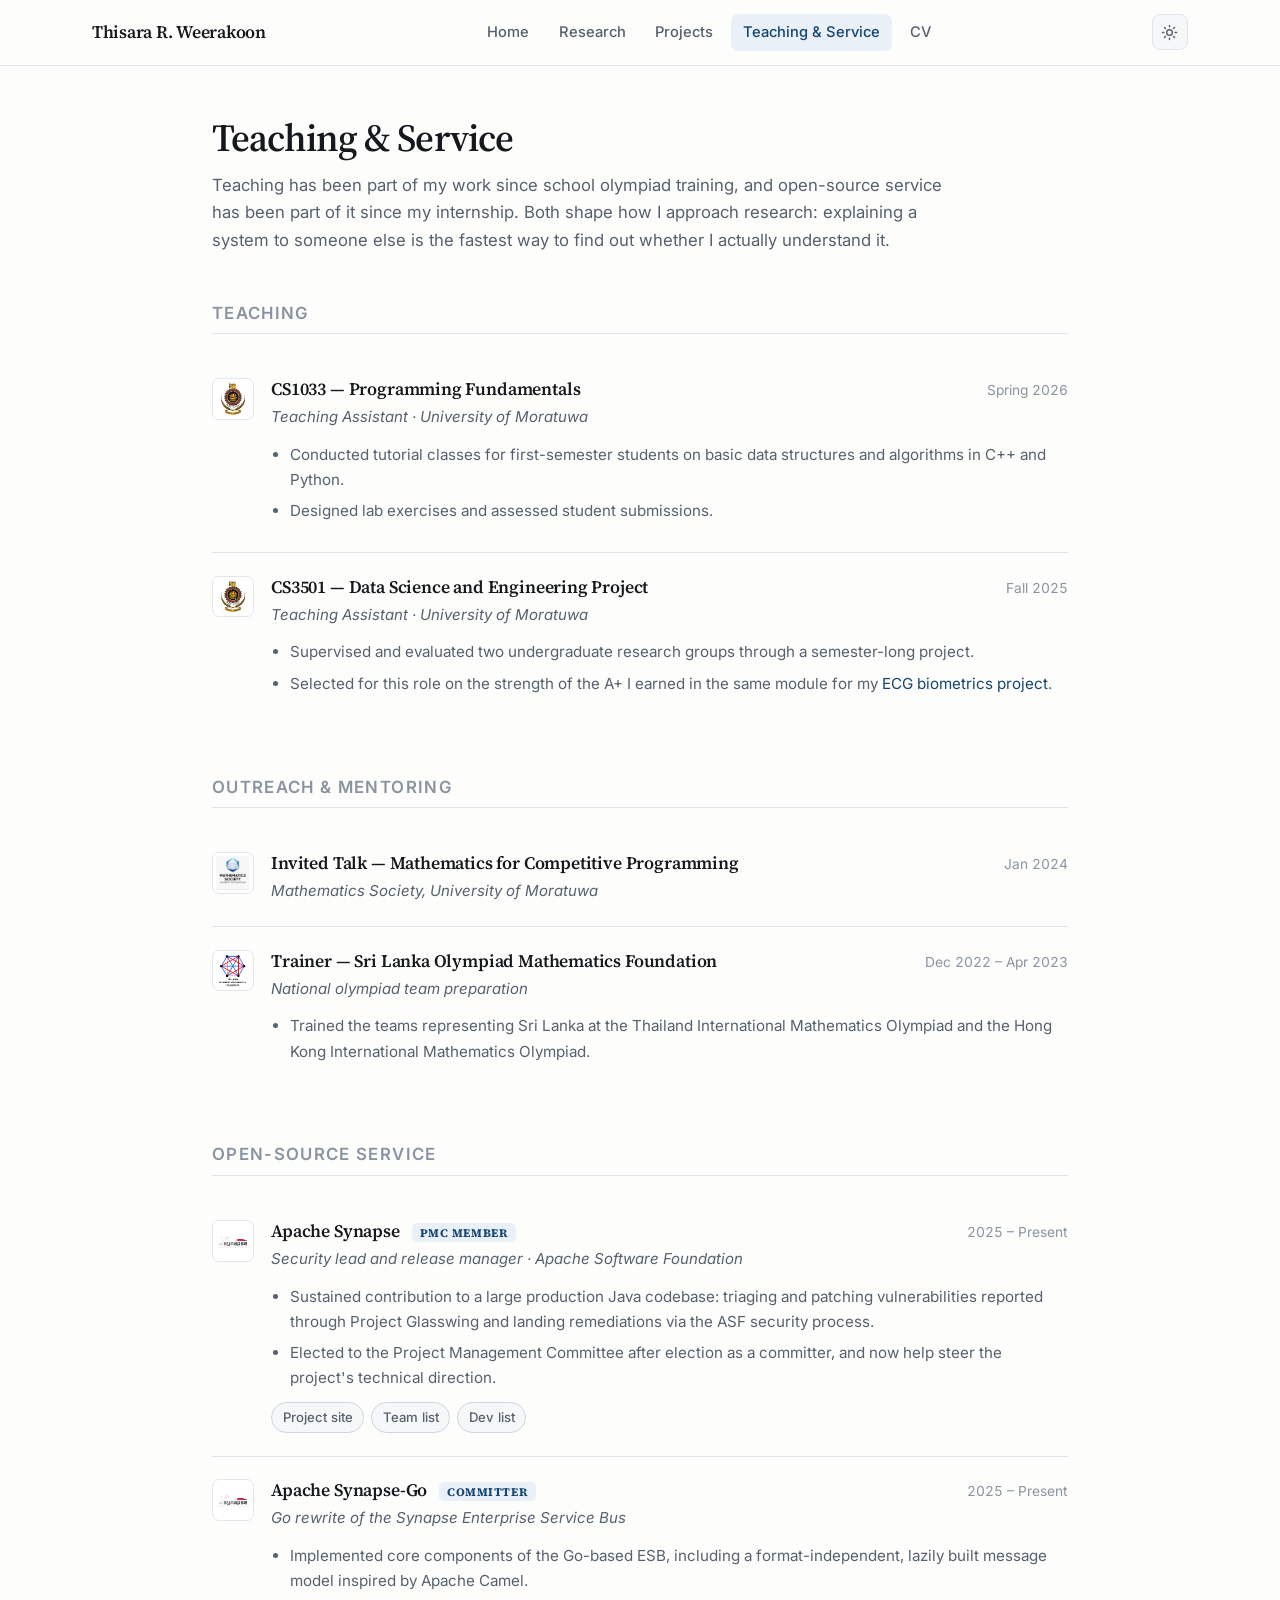
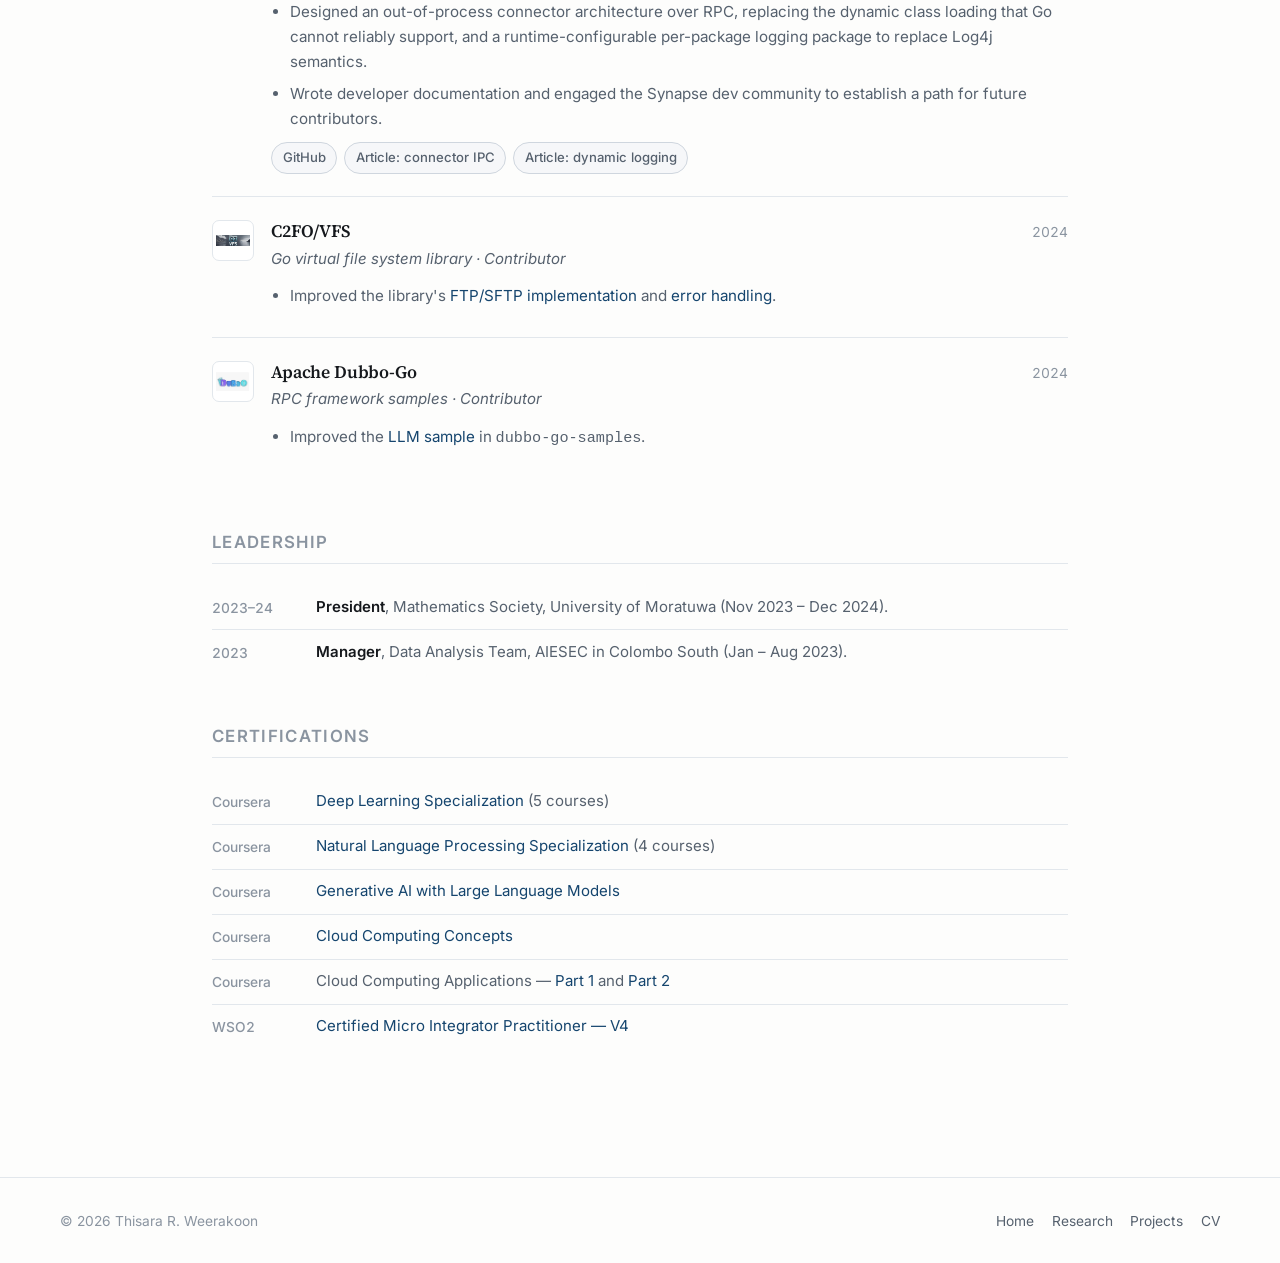
<file: teaching.html>
<!DOCTYPE html>
<html lang="en">
  <head>
    <meta charset="UTF-8" />
    <meta name="viewport" content="width=device-width, initial-scale=1.0" />
    <title>Teaching &amp; Service — Thisara R. Weerakoon</title>
    <meta
      name="description"
      content="Teaching assistantships, outreach, open-source service and leadership — Thisara R. Weerakoon."
    />
    <link rel="icon" href="./assets/profile-pic.jpg" />
    <link rel="stylesheet" href="style.css" />
    <script>
      try {
        var t = localStorage.getItem("theme");
        if (t) document.documentElement.setAttribute("data-theme", t);
      } catch (e) {}
    </script>
  </head>
  <body>
    <a class="skip-link" href="#main">Skip to content</a>

    <header class="site-header">
      <div class="site-header__inner">
        <a class="brand" href="index.html">Thisara R. Weerakoon</a>
        <ul class="nav" id="nav">
          <li><a href="index.html">Home</a></li>
          <li><a href="research.html">Research</a></li>
          <li><a href="projects.html">Projects</a></li>
          <li><a href="teaching.html" class="is-active">Teaching &amp; Service</a></li>
          <li><a href="./CV-Thisara_Weerakoon.pdf" target="_blank" rel="noopener">CV</a></li>
        </ul>
        <div class="header-tools">
          <button class="icon-btn theme-toggle" id="themeToggle" aria-label="Toggle colour theme">
            <svg class="sun" viewBox="0 0 24 24" fill="none" stroke="currentColor" stroke-width="2" stroke-linecap="round" aria-hidden="true"><circle cx="12" cy="12" r="4"/><path d="M12 2v2M12 20v2M4.93 4.93l1.41 1.41M17.66 17.66l1.41 1.41M2 12h2M20 12h2M6.34 17.66l-1.41 1.41M19.07 4.93l-1.41 1.41"/></svg>
            <svg class="moon" viewBox="0 0 24 24" fill="none" stroke="currentColor" stroke-width="2" stroke-linecap="round" stroke-linejoin="round" aria-hidden="true"><path d="M21 12.79A9 9 0 1 1 11.21 3 7 7 0 0 0 21 12.79z"/></svg>
          </button>
          <button class="icon-btn nav-toggle" id="navToggle" aria-label="Toggle navigation" aria-expanded="false">
            <svg viewBox="0 0 24 24" fill="none" stroke="currentColor" stroke-width="2" stroke-linecap="round" aria-hidden="true"><path d="M3 6h18M3 12h18M3 18h18"/></svg>
          </button>
        </div>
      </div>
    </header>

    <main class="page" id="main">
      <h1 class="page-title">Teaching &amp; Service</h1>
      <p class="page-lede">
        Teaching has been part of my work since school olympiad training, and open-source service has
        been part of it since my internship. Both shape how I approach research: explaining a system
        to someone else is the fastest way to find out whether I actually understand it.
      </p>

      <!-- Teaching -->
      <section class="section" id="teaching">
        <h2 class="section__title">Teaching</h2>

        <article class="entry entry--withlogo">
          <img class="entry__logo" src="./assets/uom.jpeg" alt="University of Moratuwa" />
          <div>
            <div class="entry__head">
              <h3 class="entry__title">CS1033 &mdash; Programming Fundamentals</h3>
              <span class="entry__date">Spring 2026</span>
            </div>
            <p class="entry__sub">Teaching Assistant &middot; University of Moratuwa</p>
            <div class="entry__body">
              <ul>
                <li>
                  Conducted tutorial classes for first-semester students on basic data structures and
                  algorithms in C++ and Python.
                </li>
                <li>Designed lab exercises and assessed student submissions.</li>
              </ul>
            </div>
          </div>
        </article>

        <article class="entry entry--withlogo">
          <img class="entry__logo" src="./assets/uom.jpeg" alt="University of Moratuwa" />
          <div>
            <div class="entry__head">
              <h3 class="entry__title">CS3501 &mdash; Data Science and Engineering Project</h3>
              <span class="entry__date">Fall 2025</span>
            </div>
            <p class="entry__sub">Teaching Assistant &middot; University of Moratuwa</p>
            <div class="entry__body">
              <ul>
                <li>
                  Supervised and evaluated two undergraduate research groups through a
                  semester-long project.
                </li>
                <li>
                  Selected for this role on the strength of the A+ I earned in the same module for my
                  <a href="research.html#ecg">ECG biometrics project</a>.
                </li>
              </ul>
            </div>
          </div>
        </article>
      </section>

      <!-- Outreach -->
      <section class="section" id="outreach">
        <h2 class="section__title">Outreach &amp; Mentoring</h2>

        <article class="entry entry--withlogo">
          <img class="entry__logo" src="./assets/mathematics.png" alt="Mathematics Society" />
          <div>
            <div class="entry__head">
              <h3 class="entry__title">Invited Talk &mdash; Mathematics for Competitive Programming</h3>
              <span class="entry__date">Jan 2024</span>
            </div>
            <p class="entry__sub">Mathematics Society, University of Moratuwa</p>
          </div>
        </article>

        <article class="entry entry--withlogo">
          <img class="entry__logo" src="./assets/slomf.png" alt="Sri Lanka Olympiad Mathematics Foundation" />
          <div>
            <div class="entry__head">
              <h3 class="entry__title">Trainer &mdash; Sri Lanka Olympiad Mathematics Foundation</h3>
              <span class="entry__date">Dec 2022 &ndash; Apr 2023</span>
            </div>
            <p class="entry__sub">National olympiad team preparation</p>
            <div class="entry__body">
              <ul>
                <li>
                  Trained the teams representing Sri Lanka at the Thailand International Mathematics
                  Olympiad and the Hong Kong International Mathematics Olympiad.
                </li>
              </ul>
            </div>
          </div>
        </article>
      </section>

      <!-- Open source service -->
      <section class="section" id="service">
        <h2 class="section__title">Open-Source Service</h2>

        <article class="entry entry--withlogo">
          <img class="entry__logo" src="./assets/synapse.png" alt="Apache Synapse" />
          <div>
            <div class="entry__head">
              <h3 class="entry__title">
                Apache Synapse <span class="badge">PMC Member</span>
              </h3>
              <span class="entry__date">2025 &ndash; Present</span>
            </div>
            <p class="entry__sub">
              Security lead and release manager &middot; Apache Software Foundation
            </p>
            <div class="entry__body">
              <ul>
                <li>
                  Sustained contribution to a large production Java codebase: triaging and patching
                  vulnerabilities reported through Project Glasswing and landing remediations via the
                  ASF security process.
                </li>
                <li>
                  Elected to the Project Management Committee after election as a committer, and now
                  help steer the project's technical direction.
                </li>
              </ul>
            </div>
            <div class="pub__links">
              <a class="chip" href="https://synapse.apache.org/" target="_blank" rel="noopener">Project site</a>
              <a class="chip" href="https://synapse.apache.org/team-list.html" target="_blank" rel="noopener">Team list</a>
              <a class="chip" href="https://lists.apache.org/list.html?dev@synapse.apache.org" target="_blank" rel="noopener">Dev list</a>
            </div>
          </div>
        </article>

        <article class="entry entry--withlogo">
          <img class="entry__logo" src="./assets/synapse.png" alt="Apache Synapse-Go" />
          <div>
            <div class="entry__head">
              <h3 class="entry__title">
                Apache Synapse-Go <span class="badge">Committer</span>
              </h3>
              <span class="entry__date">2025 &ndash; Present</span>
            </div>
            <p class="entry__sub">Go rewrite of the Synapse Enterprise Service Bus</p>
            <div class="entry__body">
              <ul>
                <li>
                  Implemented core components of the Go-based ESB, including a format-independent,
                  lazily built message model inspired by Apache Camel.
                </li>
                <li>
                  Designed an out-of-process connector architecture over RPC, replacing the dynamic
                  class loading that Go cannot reliably support, and a runtime-configurable
                  per-package logging package to replace Log4j semantics.
                </li>
                <li>
                  Wrote developer documentation and engaged the Synapse dev community to establish a
                  path for future contributors.
                </li>
              </ul>
            </div>
            <div class="pub__links">
              <a class="chip" href="https://github.com/apache/synapse-go" target="_blank" rel="noopener">GitHub</a>
              <a class="chip" href="https://medium.com/@thisara.weerakoon2001/powering-up-your-integration-engine-building-a-flexible-out-of-process-connector-framework-in-go-da459c1f0f18" target="_blank" rel="noopener">Article: connector IPC</a>
              <a class="chip" href="https://medium.com/@thisara.weerakoon2001/implementing-a-dynamic-package-level-logger-in-go-949d573a2192" target="_blank" rel="noopener">Article: dynamic logging</a>
            </div>
          </div>
        </article>

        <article class="entry entry--withlogo">
          <img class="entry__logo" src="./assets/vfs.png" alt="C2FO/VFS" />
          <div>
            <div class="entry__head">
              <h3 class="entry__title">C2FO/VFS</h3>
              <span class="entry__date">2024</span>
            </div>
            <p class="entry__sub">Go virtual file system library &middot; Contributor</p>
            <div class="entry__body">
              <ul>
                <li>
                  Improved the library's
                  <a href="https://github.com/C2FO/vfs/pull/248" target="_blank" rel="noopener">FTP/SFTP implementation</a>
                  and
                  <a href="https://github.com/C2FO/vfs/pull/251" target="_blank" rel="noopener">error handling</a>.
                </li>
              </ul>
            </div>
          </div>
        </article>

        <article class="entry entry--withlogo">
          <img class="entry__logo" src="./assets/dubbo.png" alt="Apache Dubbo-Go" />
          <div>
            <div class="entry__head">
              <h3 class="entry__title">Apache Dubbo-Go</h3>
              <span class="entry__date">2024</span>
            </div>
            <p class="entry__sub">RPC framework samples &middot; Contributor</p>
            <div class="entry__body">
              <ul>
                <li>
                  Improved the
                  <a href="https://github.com/apache/dubbo-go-samples/pull/826" target="_blank" rel="noopener">LLM sample</a>
                  in <code>dubbo-go-samples</code>.
                </li>
              </ul>
            </div>
          </div>
        </article>
      </section>

      <!-- Leadership -->
      <section class="section" id="leadership">
        <h2 class="section__title">Leadership</h2>
        <ul class="data-list">
          <li>
            <span class="data-list__year">2023&ndash;24</span>
            <span><strong>President</strong>, Mathematics Society, University of Moratuwa (Nov 2023 &ndash; Dec 2024).</span>
          </li>
          <li>
            <span class="data-list__year">2023</span>
            <span><strong>Manager</strong>, Data Analysis Team, AIESEC in Colombo South (Jan &ndash; Aug 2023).</span>
          </li>
        </ul>
      </section>

      <!-- Certifications -->
      <section class="section" id="certifications">
        <h2 class="section__title">Certifications</h2>
        <ul class="data-list">
          <li>
            <span class="data-list__year">Coursera</span>
            <span><a href="https://coursera.org/share/4ffc4f647a0c0c3c18838926f26e07fa" target="_blank" rel="noopener">Deep Learning Specialization</a> (5 courses)</span>
          </li>
          <li>
            <span class="data-list__year">Coursera</span>
            <span><a href="https://coursera.org/share/264366d87b5c437badbcf663c74376bc" target="_blank" rel="noopener">Natural Language Processing Specialization</a> (4 courses)</span>
          </li>
          <li>
            <span class="data-list__year">Coursera</span>
            <span><a href="https://coursera.org/share/b98522413d00d0690d4bd3eac9d33261" target="_blank" rel="noopener">Generative AI with Large Language Models</a></span>
          </li>
          <li>
            <span class="data-list__year">Coursera</span>
            <span><a href="https://coursera.org/share/47e7a9397b8c2458b3a5f18341d00ee6" target="_blank" rel="noopener">Cloud Computing Concepts</a></span>
          </li>
          <li>
            <span class="data-list__year">Coursera</span>
            <span>Cloud Computing Applications &mdash; <a href="https://coursera.org/share/80e577c05464527f5d88235e1104a1d4" target="_blank" rel="noopener">Part 1</a> and <a href="https://coursera.org/share/6d9d10f95955b095b88a2f23c5eb30dc" target="_blank" rel="noopener">Part 2</a></span>
          </li>
          <li>
            <span class="data-list__year">WSO2</span>
            <span><a href="https://certification.wso2.com/certificate/CID-04874727/a09VM000007yvU1YAI" target="_blank" rel="noopener">Certified Micro Integrator Practitioner &mdash; V4</a></span>
          </li>
        </ul>
      </section>
    </main>

    <footer class="site-footer">
      <div class="site-footer__inner">
        <span>&copy; 2026 Thisara R. Weerakoon</span>
        <ul class="footer-links">
          <li><a href="index.html">Home</a></li>
          <li><a href="research.html">Research</a></li>
          <li><a href="projects.html">Projects</a></li>
          <li><a href="./CV-Thisara_Weerakoon.pdf" target="_blank" rel="noopener">CV</a></li>
        </ul>
      </div>
    </footer>

    <script src="script.js"></script>
  </body>
</html>
</file>
<file: style.css>
/* ==========================================================================
   Thisara R. Weerakoon — academic portfolio
   Design system: serif display + sans body, sidebar layout, light/dark.
   ========================================================================== */

@import url("https://fonts.googleapis.com/css2?family=Inter:wght@400;500;600;700&family=Source+Serif+4:opsz,wght@8..60,400;8..60,600;8..60,700&display=swap");

/* --------------------------------------------------------------- tokens */

:root {
  --bg: #fdfdfc;
  --surface: #f6f7f9;
  --surface-2: #eef1f5;
  --text: #15181c;
  --muted: #56616e;
  --faint: #8a94a0;
  --border: #e2e7ec;
  --border-strong: #cfd6de;
  --accent: #15456e;
  --accent-hover: #0d2f4e;
  --accent-soft: #e9f0f7;
  --mark: #fff3c4;

  --font-display: "Source Serif 4", Georgia, "Times New Roman", serif;
  --font-body: "Inter", -apple-system, BlinkMacSystemFont, "Segoe UI", sans-serif;

  --radius: 10px;
  --radius-lg: 16px;
  --maxw: 1160px;
  --shadow: 0 1px 2px rgba(16, 24, 40, 0.04), 0 8px 24px -12px rgba(16, 24, 40, 0.12);
}

@media (prefers-color-scheme: dark) {
  :root:not([data-theme="light"]) {
    --bg: #0f1216;
    --surface: #161a20;
    --surface-2: #1d222a;
    --text: #e7ebf0;
    --muted: #a3afbd;
    --faint: #76828f;
    --border: #262c35;
    --border-strong: #343c47;
    --accent: #8ab8e3;
    --accent-hover: #afd0ef;
    --accent-soft: #16293c;
    --mark: #3d3516;
    --shadow: 0 1px 2px rgba(0, 0, 0, 0.3), 0 8px 24px -12px rgba(0, 0, 0, 0.6);
  }
}

:root[data-theme="dark"] {
  --bg: #0f1216;
  --surface: #161a20;
  --surface-2: #1d222a;
  --text: #e7ebf0;
  --muted: #a3afbd;
  --faint: #76828f;
  --border: #262c35;
  --border-strong: #343c47;
  --accent: #8ab8e3;
  --accent-hover: #afd0ef;
  --accent-soft: #16293c;
  --mark: #3d3516;
  --shadow: 0 1px 2px rgba(0, 0, 0, 0.3), 0 8px 24px -12px rgba(0, 0, 0, 0.6);
}

/* --------------------------------------------------------------- base */

*,
*::before,
*::after {
  box-sizing: border-box;
}

* {
  margin: 0;
  padding: 0;
}

html {
  scroll-behavior: smooth;
  scroll-padding-top: 5.5rem;
  -webkit-text-size-adjust: 100%;
}

body {
  background: var(--bg);
  color: var(--text);
  font-family: var(--font-body);
  font-size: 16px;
  line-height: 1.65;
  -webkit-font-smoothing: antialiased;
}

h1,
h2,
h3,
h4 {
  font-family: var(--font-display);
  font-weight: 600;
  line-height: 1.25;
  letter-spacing: -0.01em;
  color: var(--text);
}

a {
  color: var(--accent);
  text-decoration: none;
  text-underline-offset: 3px;
  transition: color 160ms ease, border-color 160ms ease, background 160ms ease;
}

a:hover {
  color: var(--accent-hover);
  text-decoration: underline;
}

p {
  color: var(--muted);
}

ul,
ol {
  list-style-position: outside;
  padding-left: 1.15rem;
}

li {
  color: var(--muted);
  margin-bottom: 0.4rem;
}

img {
  max-width: 100%;
  display: block;
}

strong {
  color: var(--text);
  font-weight: 600;
}

mark {
  background: var(--mark);
  color: var(--text);
  padding: 0 0.15em;
  border-radius: 3px;
}

::selection {
  background: var(--accent-soft);
  color: var(--text);
}

.skip-link {
  position: absolute;
  left: -9999px;
  top: 0;
  background: var(--accent);
  color: #fff;
  padding: 0.6rem 1rem;
  z-index: 200;
  border-radius: 0 0 var(--radius) 0;
}

.skip-link:focus {
  left: 0;
}

:focus-visible {
  outline: 2px solid var(--accent);
  outline-offset: 3px;
  border-radius: 4px;
}

/* --------------------------------------------------------------- header */

.site-header {
  position: sticky;
  top: 0;
  z-index: 100;
  background: color-mix(in srgb, var(--bg) 88%, transparent);
  backdrop-filter: saturate(180%) blur(12px);
  -webkit-backdrop-filter: saturate(180%) blur(12px);
  border-bottom: 1px solid var(--border);
}

.site-header__inner {
  max-width: var(--maxw);
  margin: 0 auto;
  padding: 0.85rem 2rem;
  display: flex;
  align-items: center;
  justify-content: space-between;
  gap: 1.5rem;
}

.brand {
  font-family: var(--font-display);
  font-size: 1.1rem;
  font-weight: 600;
  color: var(--text);
  letter-spacing: -0.015em;
  white-space: nowrap;
}

.brand:hover {
  color: var(--accent);
  text-decoration: none;
}

.nav {
  display: flex;
  align-items: center;
  gap: 0.35rem;
  list-style: none;
  padding: 0;
}

.nav li {
  margin: 0;
}

.nav a {
  display: block;
  padding: 0.42rem 0.75rem;
  font-size: 0.92rem;
  font-weight: 500;
  color: var(--muted);
  border-radius: 7px;
}

.nav a:hover {
  color: var(--text);
  background: var(--surface-2);
  text-decoration: none;
}

.nav a.is-active {
  color: var(--accent);
  background: var(--accent-soft);
}

.header-tools {
  display: flex;
  align-items: center;
  gap: 0.5rem;
}

.icon-btn {
  display: inline-flex;
  align-items: center;
  justify-content: center;
  width: 36px;
  height: 36px;
  border: 1px solid var(--border);
  background: var(--surface);
  color: var(--muted);
  border-radius: 8px;
  cursor: pointer;
  transition: all 160ms ease;
}

.icon-btn:hover {
  color: var(--text);
  border-color: var(--border-strong);
}

.icon-btn svg {
  width: 17px;
  height: 17px;
}

.theme-toggle .moon {
  display: none;
}

:root[data-theme="dark"] .theme-toggle .moon {
  display: block;
}

:root[data-theme="dark"] .theme-toggle .sun {
  display: none;
}

@media (prefers-color-scheme: dark) {
  :root:not([data-theme="light"]) .theme-toggle .moon {
    display: block;
  }
  :root:not([data-theme="light"]) .theme-toggle .sun {
    display: none;
  }
}

.nav-toggle {
  display: none;
}

/* --------------------------------------------------------------- layout */

.layout {
  max-width: var(--maxw);
  margin: 0 auto;
  padding: 3rem 2rem 4rem;
  display: grid;
  grid-template-columns: 268px minmax(0, 1fr);
  gap: 4rem;
  align-items: start;
}

.page {
  max-width: 920px;
  margin: 0 auto;
  padding: 3rem 2rem 4rem;
}

/* --------------------------------------------------------------- sidebar */

.sidebar {
  position: sticky;
  top: 5.5rem;
}

.portrait {
  width: 100%;
  aspect-ratio: 1 / 1;
  object-fit: cover;
  border-radius: var(--radius-lg);
  border: 1px solid var(--border);
  background: var(--surface);
}

.sidebar__name {
  font-size: 1.6rem;
  margin-top: 1.25rem;
  letter-spacing: -0.02em;
}

.sidebar__role {
  font-size: 0.9rem;
  color: var(--muted);
  margin-top: 0.4rem;
  line-height: 1.5;
}

.sidebar__role a {
  font-weight: 500;
}

.contact-list {
  list-style: none;
  padding: 0;
  margin-top: 1.25rem;
  border-top: 1px solid var(--border);
  padding-top: 1.1rem;
  display: flex;
  flex-direction: column;
  gap: 0.6rem;
}

.contact-list li {
  margin: 0;
  display: flex;
  align-items: center;
  gap: 0.6rem;
  font-size: 0.88rem;
  color: var(--muted);
  overflow-wrap: anywhere;
}

.contact-list svg {
  width: 15px;
  height: 15px;
  flex-shrink: 0;
  color: var(--faint);
}

.cv-button {
  display: flex;
  align-items: center;
  justify-content: center;
  gap: 0.5rem;
  margin-top: 1.3rem;
  padding: 0.7rem 1rem;
  background: var(--accent);
  color: #fff;
  font-size: 0.9rem;
  font-weight: 600;
  border-radius: 9px;
  border: 1px solid transparent;
}

:root[data-theme="dark"] .cv-button {
  color: #0f1216;
}

@media (prefers-color-scheme: dark) {
  :root:not([data-theme="light"]) .cv-button {
    color: #0f1216;
  }
}

.cv-button:hover {
  background: var(--accent-hover);
  text-decoration: none;
}

.cv-button svg {
  width: 15px;
  height: 15px;
}

/* --------------------------------------------------------------- sections */

.section {
  margin-bottom: 3.25rem;
  scroll-margin-top: 5.5rem;
}

.section:last-child {
  margin-bottom: 0;
}

.section__title {
  font-size: 1.05rem;
  font-weight: 600;
  letter-spacing: 0.08em;
  text-transform: uppercase;
  font-family: var(--font-body);
  color: var(--faint);
  padding-bottom: 0.6rem;
  border-bottom: 1px solid var(--border);
  margin-bottom: 1.35rem;
}

.page-title {
  font-size: 2.4rem;
  letter-spacing: -0.025em;
  margin-bottom: 0.6rem;
}

.page-lede {
  font-size: 1.05rem;
  color: var(--muted);
  max-width: 68ch;
  margin-bottom: 3rem;
}

.lede {
  font-size: 1.12rem;
  line-height: 1.7;
  color: var(--text);
  font-family: var(--font-display);
}

.prose p + p {
  margin-top: 1rem;
}

.prose p {
  max-width: 72ch;
}

/* --------------------------------------------------------------- tags */

.tag-row {
  display: flex;
  flex-wrap: wrap;
  gap: 0.5rem;
  margin-top: 1rem;
}

.tag {
  font-size: 0.83rem;
  font-weight: 500;
  padding: 0.3rem 0.7rem;
  border-radius: 999px;
  background: var(--accent-soft);
  color: var(--accent);
  border: 1px solid color-mix(in srgb, var(--accent) 18%, transparent);
}

.tag--plain {
  background: var(--surface-2);
  color: var(--muted);
  border-color: var(--border);
}

/* --------------------------------------------------------------- news */

.news {
  list-style: none;
  padding: 0;
  margin: 0;
  display: flex;
  flex-direction: column;
}

.news li {
  display: grid;
  grid-template-columns: 6.5rem minmax(0, 1fr);
  gap: 1rem;
  padding: 0.7rem 0;
  border-bottom: 1px dashed var(--border);
  margin: 0;
  font-size: 0.94rem;
}

.news li:last-child {
  border-bottom: none;
}

.news__date {
  color: var(--faint);
  font-variant-numeric: tabular-nums;
  font-size: 0.86rem;
  font-weight: 500;
  padding-top: 0.1rem;
}

/* --------------------------------------------------------------- publications */

.pub {
  display: grid;
  grid-template-columns: 3.1rem minmax(0, 1fr);
  gap: 1rem;
  padding: 1.25rem 0;
  border-bottom: 1px solid var(--border);
}

.pub:last-child {
  border-bottom: none;
}

.pub__key {
  font-family: var(--font-body);
  font-size: 0.82rem;
  font-weight: 600;
  color: var(--accent);
  background: var(--accent-soft);
  border: 1px solid color-mix(in srgb, var(--accent) 18%, transparent);
  border-radius: 6px;
  height: fit-content;
  padding: 0.15rem 0;
  text-align: center;
}

.pub__title {
  font-size: 1.08rem;
  font-weight: 600;
  margin-bottom: 0.35rem;
}

.pub__authors {
  font-size: 0.92rem;
  color: var(--muted);
  margin-bottom: 0.2rem;
}

.pub__authors .me {
  color: var(--text);
  font-weight: 600;
}

.pub__venue {
  font-size: 0.92rem;
  color: var(--muted);
  font-style: italic;
}

.pub__note {
  font-size: 0.86rem;
  color: var(--faint);
  margin-top: 0.4rem;
}

.pub__links {
  display: flex;
  flex-wrap: wrap;
  gap: 0.45rem;
  margin-top: 0.7rem;
}

.chip {
  display: inline-flex;
  align-items: center;
  gap: 0.35rem;
  font-size: 0.82rem;
  font-weight: 500;
  padding: 0.25rem 0.65rem;
  border: 1px solid var(--border-strong);
  border-radius: 999px;
  color: var(--muted);
  background: var(--surface);
}

.chip:hover {
  color: var(--accent);
  border-color: var(--accent);
  background: var(--accent-soft);
  text-decoration: none;
}

.chip svg {
  width: 13px;
  height: 13px;
}

.badge {
  display: inline-block;
  font-size: 0.72rem;
  font-weight: 700;
  letter-spacing: 0.05em;
  text-transform: uppercase;
  padding: 0.15rem 0.5rem;
  border-radius: 5px;
  background: var(--accent-soft);
  color: var(--accent);
  vertical-align: middle;
  margin-left: 0.5rem;
}

/* --------------------------------------------------------------- entries */

.entry {
  padding: 1.4rem 0;
  border-bottom: 1px solid var(--border);
}

.entry:last-child {
  border-bottom: none;
}

.entry__head {
  display: flex;
  justify-content: space-between;
  align-items: baseline;
  gap: 1.5rem;
  flex-wrap: wrap;
}

.entry__title {
  font-size: 1.1rem;
  font-weight: 600;
}

.entry__date {
  font-size: 0.86rem;
  color: var(--faint);
  font-variant-numeric: tabular-nums;
  white-space: nowrap;
}

.entry__sub {
  font-size: 0.94rem;
  color: var(--muted);
  font-style: italic;
  margin-top: 0.2rem;
}

.entry__body {
  margin-top: 0.75rem;
  font-size: 0.95rem;
}

.entry__body ul {
  margin-top: 0.5rem;
}

.entry__logo {
  width: 2.6rem;
  height: 2.6rem;
  object-fit: contain;
  border-radius: 7px;
  background: #fff;
  border: 1px solid var(--border);
  padding: 3px;
  flex-shrink: 0;
}

.entry--withlogo {
  display: grid;
  grid-template-columns: 2.6rem minmax(0, 1fr);
  gap: 1.1rem;
}

/* problem / approach / result block */

.par {
  display: grid;
  grid-template-columns: 6.5rem minmax(0, 1fr);
  gap: 0.4rem 1rem;
  margin-top: 0.9rem;
  font-size: 0.95rem;
}

.par dt {
  font-size: 0.78rem;
  font-weight: 700;
  letter-spacing: 0.07em;
  text-transform: uppercase;
  color: var(--faint);
  padding-top: 0.18rem;
}

.par dd {
  color: var(--muted);
  margin: 0;
}

.stack-line {
  margin-top: 0.9rem;
  font-size: 0.86rem;
  color: var(--faint);
}

.stack-line strong {
  color: var(--muted);
  font-weight: 600;
}

/* --------------------------------------------------------------- tables */

.data-list {
  list-style: none;
  padding: 0;
  margin: 0;
}

.data-list li {
  display: grid;
  grid-template-columns: 5.5rem minmax(0, 1fr);
  gap: 1rem;
  padding: 0.6rem 0;
  border-bottom: 1px solid var(--border);
  margin: 0;
  font-size: 0.94rem;
}

.data-list li:last-child {
  border-bottom: none;
}

.data-list__year {
  color: var(--faint);
  font-variant-numeric: tabular-nums;
  font-size: 0.86rem;
  font-weight: 500;
  padding-top: 0.12rem;
}

/* --------------------------------------------------------------- cards */

.card-grid {
  display: grid;
  grid-template-columns: repeat(auto-fill, minmax(290px, 1fr));
  gap: 1.5rem;
}

.card {
  display: flex;
  flex-direction: column;
  background: var(--surface);
  border: 1px solid var(--border);
  border-radius: var(--radius-lg);
  overflow: hidden;
  transition: transform 180ms ease, box-shadow 180ms ease, border-color 180ms ease;
}

.card:hover {
  transform: translateY(-3px);
  box-shadow: var(--shadow);
  border-color: var(--border-strong);
}

.card__media {
  aspect-ratio: 16 / 9;
  background: var(--surface-2);
  overflow: hidden;
}

.card__media img {
  width: 100%;
  height: 100%;
  object-fit: cover;
}

.card__body {
  padding: 1.1rem 1.2rem 1.25rem;
  display: flex;
  flex-direction: column;
  flex: 1;
}

.card__title {
  font-size: 1.05rem;
  margin-bottom: 0.4rem;
}

.card__text {
  font-size: 0.9rem;
  color: var(--muted);
  flex: 1;
}

.card__stack {
  font-size: 0.8rem;
  color: var(--faint);
  margin-top: 0.7rem;
}

.card__links {
  display: flex;
  flex-wrap: wrap;
  gap: 0.4rem;
  margin-top: 0.9rem;
}

/* --------------------------------------------------------------- misc */

.callout {
  background: var(--surface);
  border: 1px solid var(--border);
  border-left: 3px solid var(--accent);
  border-radius: var(--radius);
  padding: 1.1rem 1.25rem;
  font-size: 0.95rem;
}

.callout p {
  max-width: 70ch;
}

.ref-grid {
  display: grid;
  grid-template-columns: repeat(auto-fit, minmax(230px, 1fr));
  gap: 1.25rem;
}

.ref {
  background: var(--surface);
  border: 1px solid var(--border);
  border-radius: var(--radius);
  padding: 1.1rem;
  font-size: 0.9rem;
}

.ref__name {
  font-size: 1rem;
  margin-bottom: 0.25rem;
}

.ref p {
  font-size: 0.88rem;
  line-height: 1.55;
}

.ref__rel {
  font-style: italic;
  color: var(--faint);
  margin-top: 0.3rem;
}

.skills-grid {
  display: grid;
  grid-template-columns: 10.5rem minmax(0, 1fr);
  gap: 0.75rem 1.25rem;
  font-size: 0.94rem;
  align-items: start;
}

.skills-grid dt {
  font-weight: 600;
  color: var(--text);
  font-size: 0.9rem;
}

.skills-grid dd {
  color: var(--muted);
  margin: 0;
}

/* --------------------------------------------------------------- footer */

.site-footer {
  border-top: 1px solid var(--border);
  margin-top: 4rem;
  padding: 2rem;
}

.site-footer__inner {
  max-width: var(--maxw);
  margin: 0 auto;
  display: flex;
  flex-wrap: wrap;
  gap: 1rem;
  justify-content: space-between;
  align-items: center;
  font-size: 0.86rem;
  color: var(--faint);
}

.site-footer a {
  color: var(--muted);
}

.footer-links {
  display: flex;
  gap: 1.1rem;
  list-style: none;
  padding: 0;
  flex-wrap: wrap;
}

.footer-links li {
  margin: 0;
}

/* --------------------------------------------------------------- responsive */

@media screen and (max-width: 980px) {
  .layout {
    grid-template-columns: 1fr;
    gap: 2.5rem;
    padding: 2rem 1.5rem 3rem;
  }

  .sidebar {
    position: static;
    display: grid;
    grid-template-columns: 150px minmax(0, 1fr);
    gap: 1.5rem;
    align-items: center;
  }

  .sidebar__name {
    margin-top: 0;
  }

  .sidebar__meta {
    min-width: 0;
  }

  .contact-list {
    margin-top: 0.9rem;
    padding-top: 0.9rem;
  }

  .cv-button {
    width: fit-content;
    padding-left: 1.4rem;
    padding-right: 1.4rem;
  }

  .page {
    padding: 2rem 1.5rem 3rem;
  }
}

@media screen and (max-width: 760px) {
  .site-header__inner {
    padding: 0.75rem 1rem;
    flex-wrap: wrap;
  }

  .nav-toggle {
    display: inline-flex;
  }

  .nav {
    display: none;
    order: 3;
    width: 100%;
    flex-direction: column;
    align-items: stretch;
    gap: 0;
    padding-top: 0.5rem;
    margin-top: 0.5rem;
    border-top: 1px solid var(--border);
  }

  .nav.is-open {
    display: flex;
  }

  .nav a {
    padding: 0.7rem 0.5rem;
    font-size: 1rem;
  }

  .page-title {
    font-size: 1.9rem;
  }

  .sidebar {
    grid-template-columns: 1fr;
    text-align: left;
  }

  .portrait {
    width: 148px;
    aspect-ratio: 1 / 1;
  }

  .news li,
  .data-list li {
    grid-template-columns: 1fr;
    gap: 0.15rem;
  }

  .pub {
    grid-template-columns: 1fr;
    gap: 0.55rem;
  }

  .pub__key {
    width: 3.1rem;
  }

  .par {
    grid-template-columns: 1fr;
    gap: 0.15rem 0;
  }

  .par dd {
    margin-bottom: 0.55rem;
  }

  .skills-grid {
    grid-template-columns: 1fr;
    gap: 0.2rem;
  }

  .skills-grid dd {
    margin-bottom: 0.7rem;
  }

  .entry--withlogo {
    grid-template-columns: 1fr;
    gap: 0.7rem;
  }

  .layout,
  .page {
    padding-left: 1rem;
    padding-right: 1rem;
  }
}

@media (prefers-reduced-motion: reduce) {
  html {
    scroll-behavior: auto;
  }
  * {
    transition: none !important;
    animation: none !important;
  }
}

@media print {
  .site-header,
  .site-footer,
  .cv-button,
  .header-tools {
    display: none;
  }
  body {
    font-size: 11pt;
  }
  .layout {
    display: block;
  }
}
</file>
